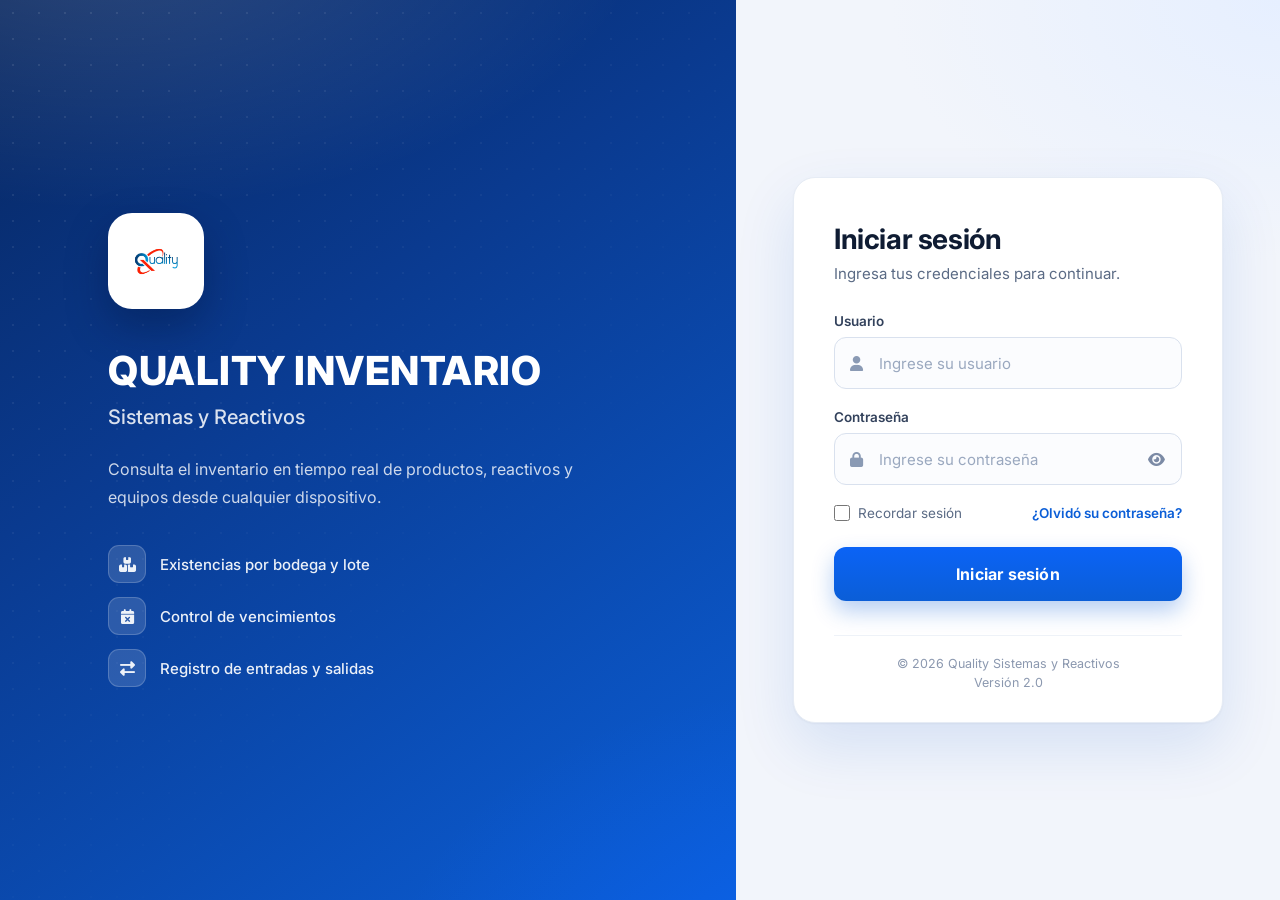
<file: index.html>
<!DOCTYPE html>
<html lang="es">

<head>

<meta charset="UTF-8">

<meta name="viewport" content="width=device-width, initial-scale=1.0">

<title>Quality Inventario</title>

<link rel="manifest" href="manifest.json">

<meta name="theme-color" content="#0d6efd">

<link rel="apple-touch-icon" href="assets/icon-192.png">

<link rel="preconnect" href="https://fonts.googleapis.com">
<link rel="preconnect" href="https://fonts.gstatic.com" crossorigin>
<link rel="stylesheet" href="https://fonts.googleapis.com/css2?family=Inter:wght@400;500;600;700;800&display=swap">
<link rel="stylesheet" href="css/login.css">

<link rel="stylesheet"
href="https://cdnjs.cloudflare.com/ajax/libs/font-awesome/6.7.2/css/all.min.css">

</head>

<body>

    <main class="login-page">

        <!-- Panel izquierdo -->
        <section class="welcome-panel">

            <div class="welcome-content">

                <img src="assets/logo.png" alt="Quality" class="company-logo">

                <h1>QUALITY INVENTARIO</h1>

                <h2>Sistemas y Reactivos</h2>

                <p>
                    Consulta el inventario en tiempo real de productos,
                    reactivos y equipos desde cualquier dispositivo.
                </p>

                <ul class="welcome-features">
                    <li><i class="fas fa-boxes-stacked"></i> Existencias por bodega y lote</li>
                    <li><i class="fas fa-calendar-xmark"></i> Control de vencimientos</li>
                    <li><i class="fas fa-right-left"></i> Registro de entradas y salidas</li>
                </ul>

            </div>

        </section>

        <!-- Panel derecho -->
        <section class="login-panel">

            <div class="login-card">

                <img src="assets/logo.png" alt="" class="card-logo">

                <h3>Iniciar sesión</h3>

                <p class="login-text">
                    Ingresa tus credenciales para continuar.
                </p>

                <form id="loginForm" autocomplete="off">

                    <div class="input-group">

                        <label for="usuario">
                            Usuario
                        </label>

                        <div class="field">

                            <i class="fas fa-user field-icon"></i>

                            <input
                                type="text"
                                id="usuario"
                                placeholder="Ingrese su usuario"
                                autocomplete="username"
                                required>

                        </div>

                    </div>

                    <div class="input-group">

                        <label for="password">
                            Contraseña
                        </label>

                        <div class="password-container field">

                            <i class="fas fa-lock field-icon"></i>

                            <input
                                type="password"
                                id="password"
                                placeholder="Ingrese su contraseña"
                                autocomplete="current-password"
                                required>

                            <button
                                type="button"
                                id="togglePassword"
                                class="toggle-password"
                                aria-label="Mostrar contraseña">

                                <i class="fas fa-eye"></i>

                            </button>

                        </div>

                    </div>

                    <div class="options">

                        <label class="remember">

                            <input
                                type="checkbox"
                                id="remember">

                            Recordar sesión

                        </label>

                        <a href="#" id="forgotPassword">
                            ¿Olvidó su contraseña?
                        </a>

                    </div>

                    <button
                        type="submit"
                        id="btnLogin"
                        class="btn-login">

                        Iniciar sesión

                    </button>

                </form>

                <!-- Loader -->

                <div
                    id="loader"
                    class="loader hidden">

                    <div class="spinner"></div>

                    <p>Verificando credenciales...</p>

                </div>

                <!-- Mensaje -->

                <div
                    id="mensaje"
                    class="message hidden">
                </div>

                <footer>

                    <p>
                        © 2026 Quality Sistemas y Reactivos
                    </p>

                    <span>
                        Versión 2.0
                    </span>

                </footer>

            </div>

        </section>

    </main>

    <!-- JavaScript -->
    <script src="js/api.js"></script>
<script src="js/login.js"></script>

<script>
if ("serviceWorker" in navigator) {
    window.addEventListener("load", () => {
        navigator.serviceWorker.register("./service-worker.js")
            .then(() => console.log("Service Worker registrado"))
            .catch(err => console.error(err));
    });
}
</script>

</body>
</html>
</file>
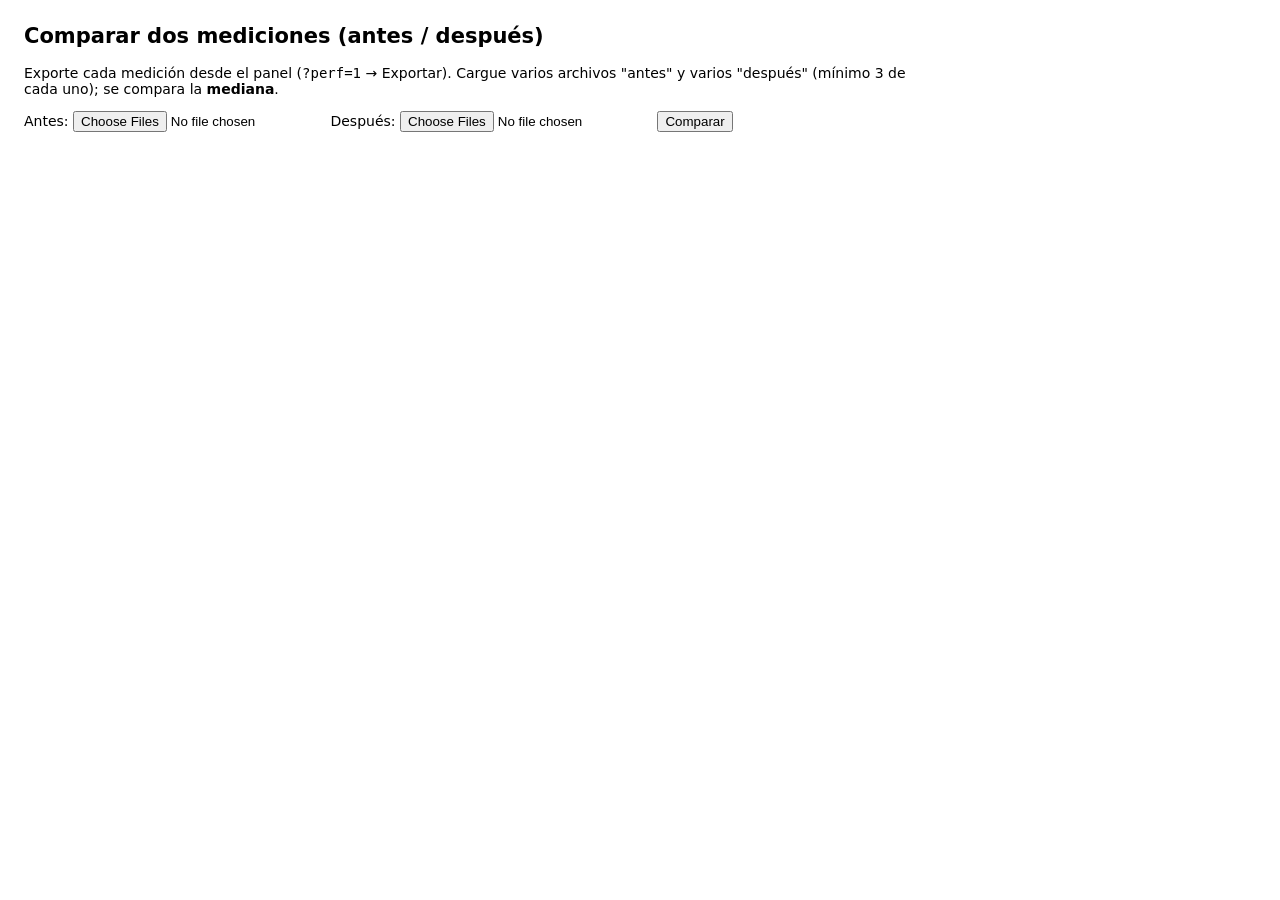
<file: docs/comparar-rendimiento.html>
<!DOCTYPE html><html lang="es"><meta charset="utf-8"><title>Comparar rendimiento — Quality Inventario</title>
<style>body{font:14px system-ui;margin:24px;max-width:900px}table{border-collapse:collapse;width:100%}td,th{border:1px solid #cbd5e1;padding:6px 8px;text-align:right}td:first-child,th:first-child{text-align:left}.m{color:#16713d}.p{color:#b42318}</style>
<h2>Comparar dos mediciones (antes / después)</h2>
<p>Exporte cada medición desde el panel (<code>?perf=1</code> → Exportar). Cargue varios archivos "antes" y varios "después" (mínimo 3 de cada uno); se compara la <b>mediana</b>.</p>
<p>Antes: <input type="file" id="a" multiple accept=".json"> Después: <input type="file" id="d" multiple accept=".json"> <button id="go">Comparar</button></p><div id="o"></div>
<script>
const leer=async i=>Promise.all([...i.files].map(f=>f.text().then(JSON.parse)));
const med=a=>{a=a.filter(x=>x!=null).sort((x,y)=>x-y);return a.length?a[Math.floor((a.length-1)/2)]:null};
function metricas(r){const o={};
 (r.metricas||[]).forEach(m=>{if(m.tipo==="duracion")o["⏱ "+m.nombre]=m.ms;else if(/^apertura:/.test(m.nombre))o["⏱ "+m.nombre]=m.ms});
 Object.entries(r.imagenes||{}).forEach(([k,g])=>{o["img "+k+" p50"]=g.p50;o["img "+k+" p95"]=g.p95;o["img "+k+" última"]=g.ultimaMs;o["img "+k+" fallidas"]=g.fallidas});
 o["solicitudes a Apps Script"]=r.peticiones&&r.peticiones.total;o["LCP"]=r.lcp;o["tareas largas (ms)"]=r.tareasLargas&&r.tareasLargas.msTotales;o["DOMContentLoaded"]=r.navegacion&&r.navegacion.domContentLoaded;return o}
document.getElementById("go").onclick=async()=>{const A=(await leer(a)).map(metricas),D=(await leer(d)).map(metricas);
 const claves=[...new Set([...A,...D].flatMap(Object.keys))].sort();
 let h="<table><tr><th>Métrica</th><th>Antes (mediana de "+A.length+")</th><th>Después (mediana de "+D.length+")</th><th>Cambio</th></tr>";
 claves.forEach(k=>{const x=med(A.map(o=>o[k])),y=med(D.map(o=>o[k]));let c="—",cl="";if(x!=null&&y!=null&&x!==0){const p=Math.round((y-x)/x*100);c=(p>0?"+":"")+p+" %";cl=p<0?"m":p>0?"p":""}
  h+=`<tr><td>${k}</td><td>${x??"—"}</td><td>${y??"—"}</td><td class="${cl}">${c}</td></tr>`});
 o.innerHTML=h+"</table><p>Con menos de 3 muestras por lado, la diferencia puede ser ruido.</p>"};
</script></html>
</file>
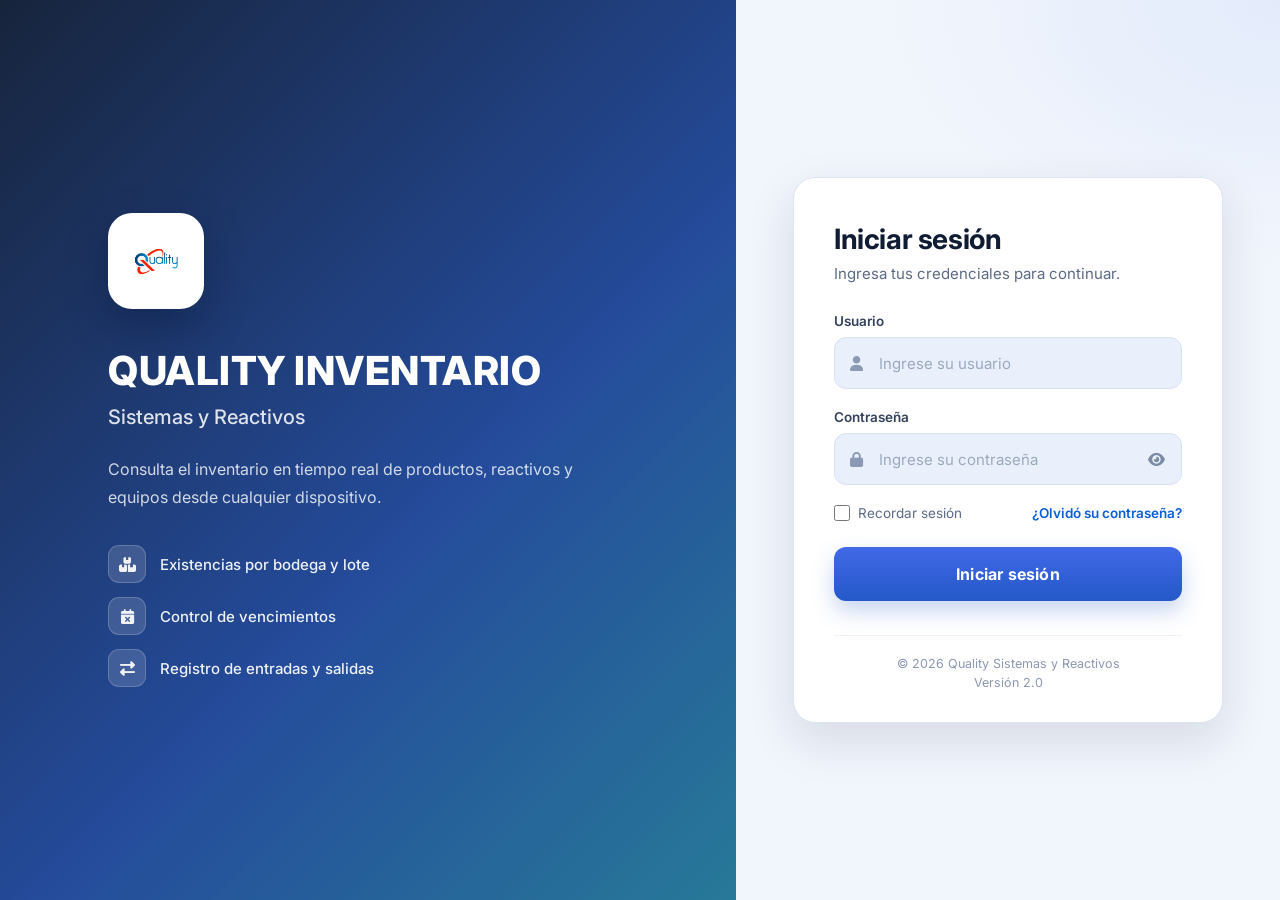
<file: docs/home.html>
<!DOCTYPE html>
<html lang="es">

<head>

<meta charset="UTF-8">

<meta name="viewport" content="width=device-width, initial-scale=1.0">

<title>Quality Inventario</title>

<meta name="theme-color" content="#0648C7">

<link rel="preconnect" href="https://script.google.com">
<link rel="preconnect" href="https://script.googleusercontent.com" crossorigin>
<link rel="preconnect" href="https://fonts.googleapis.com">
<link rel="preconnect" href="https://fonts.gstatic.com" crossorigin>
<link rel="stylesheet" href="https://fonts.googleapis.com/css2?family=Inter:wght@400;500;600;700;800&display=swap">
<link rel="stylesheet" href="css/home.css?v=3.1.0">
<link rel="stylesheet" href="css/tema-quality.css?v=3.1.0">


<link rel="stylesheet"
href="https://cdnjs.cloudflare.com/ajax/libs/font-awesome/6.7.2/css/all.min.css">


<link rel="stylesheet" href="css/directorio.css?v=3.1.0">
</head>


<body>
<script>
/* Fase 2.7: tema y modo ligero antes del primer pintado (evita el parpadeo y re-estilos posteriores). */
try{var _p=JSON.parse(localStorage.getItem("qualityPreferencias")||"{}");if(_p.theme==="dark")document.body.classList.add("qi-dark");
var _l=localStorage.getItem("qiModoLigero");var _c=navigator.connection||{};
if(_l==="1"||(_l!=="0"&&((navigator.deviceMemory&&navigator.deviceMemory<=4)||(navigator.hardwareConcurrency&&navigator.hardwareConcurrency<=4)||_c.saveData)))document.body.classList.add("qi-lite");}catch(e){}
</script>


<div class="container">



<!-- ==========================
     SIDEBAR
========================== -->


<aside class="sidebar">


<div class="logo">


<img src="assets/logo.png" alt="Quality">


<h2>
QUALITY
</h2>


<span>
Inventario
</span>


</div>

<p class="nav-label">Menú principal</p>

<nav>


<a id="menuProductos">
    <i class="fas fa-boxes-stacked"></i>
    <span>Productos</span>
</a>

<a id="menuDirectorioClientes"><i class="fas fa-address-book"></i><span>Directorio de Clientes</span></a>

<a id="menuAlmacen">
    <i class="fas fa-right-left"></i>
    <span>Almacén</span>
</a>


<div class="nav-group" id="grupoReportes">
    <button type="button" class="nav-group-btn" id="btnCentroReportes" aria-expanded="false" aria-controls="subReportes">
        <i class="fas fa-chart-column"></i>
        <span>Centro de reportes</span>
        <i class="fas fa-chevron-down nav-chevron"></i>
    </button>
    <div class="nav-sub" id="subReportes">
        <a id="menuMovimientos">
            <i class="fas fa-clock-rotate-left"></i>
            <span>Movimientos</span>
        </a>
        <a id="menuVencimientos">
            <i class="fas fa-calendar-xmark"></i>
            <span>Vencimientos</span>
        </a>
    </div>
</div>
<a id="menuConfiguracion">
    <i class="fas fa-gear"></i>
    <span>Configuración</span>
</a>

</nav>

<div class="sidebar-footer">
    Quality Sistemas y Reactivos
</div>


</aside>









<!-- ==========================
     CONTENIDO
========================== -->


<main class="content">





<header>

<div class="header-left">

    <h1 id="tituloPagina">Productos</h1>

    <p id="subtituloPagina">
        Gestión de inventario y vencimientos
    </p>

</div>

<div class="search">

    <i class="fas fa-search"></i>

    <input
        id="buscador"
        type="text"
        placeholder="Buscar producto, SKU, lote, proveedor...">

</div>

<div class="user">

    <div class="avatar" id="avatarUsuario">U</div>

    <div class="user-info">

        <span>Bienvenido</span>

        <strong id="nombreUsuario">Usuario</strong>

    </div>

    <button id="logout" type="button" title="Cerrar sesión" aria-label="Cerrar sesión">

        <i class="fas fa-right-from-bracket"></i>

    </button>

</div>

</header>








<section id="seccionDirectorioClientes" class="results" style="display:none;">
  <div class="qi-directory-toolbar"><input id="qiBuscarCliente" type="search" placeholder="Buscar por código o nombre del cliente"><button id="qiNuevoCliente" type="button">+ Nuevo cliente</button><button id="qiNuevaDireccion" type="button">+ Nueva dirección</button></div>
  <div id="qiDirectorioLista"></div>
</section>
<div id="qiModalDirectorio" class="qi-modal" hidden><div class="qi-modal-card"><button type="button" id="qiCerrarModal" class="qi-modal-close">×</button><h2 id="qiModalTitulo">Cliente</h2><form id="qiFormDirectorio"><div id="qiCamposCliente"><label>Código de cliente<input name="codigo" required></label><label>Nombre / razón social<input name="nombre" required></label><label>Teléfono general<input name="telefono"></label></div><div id="qiCamposDireccion" hidden><label>Cliente<select name="clienteCodigo" id="qiSelectCliente"></select></label><label>Sucursal / referencia<input name="sucursal"></label><label>Dirección completa<textarea name="direccion" required></textarea></label><label>Persona que recibe<input name="recibe"></label><label>Teléfono de contacto<input name="telefonoDireccion"></label></div><button type="submit">Guardar</button></form></div></div>
<div id="qiOrdenImpresion" class="qi-print-order" hidden></div>

<!-- ==========================
     TARJETAS DASHBOARD
========================== -->


<section class="cards" id="dashboardCards">

    <div class="card" data-title="Productos">

        <div class="card-header">
            <i class="fas fa-boxes"></i>
        </div>

        <h1 id="totalProductos">0</h1>

    </div>

    <div class="card dashboard-filter"
         data-filtro="vigente"
         data-title="Lotes Vigentes">

        <div class="card-header">
            <i class="fas fa-circle-check"></i>
        </div>

        <h1 id="lotesVigentes">0</h1>

    </div>

    <div class="card dashboard-filter"
         data-filtro="por_vencer"
         data-title="Por Vencer">

        <div class="card-header">
            <i class="fas fa-calendar-days"></i>
        </div>

        <h1 id="lotesPorVencer">0</h1>

    </div>

    <div class="card dashboard-filter"
         data-filtro="urgente"
         data-title="Urgentes">

        <div class="card-header">
            <i class="fas fa-triangle-exclamation"></i>
        </div>

        <h1 id="lotesUrgentes">0</h1>

    </div>

    <div class="card dashboard-filter"
         data-filtro="vencido"
         data-title="Vencidos">

        <div class="card-header">
            <i class="fas fa-skull-crossbones"></i>
        </div>

        <h1 id="lotesVencidos">0</h1>

    </div>

</section>


<!-- ==========================
     RESULTADOS
========================== -->
<!-- ==========================
     ALMACÉN
========================== -->

<section id="seccionAlmacen" class="results" style="display:none;">

    <div class="results-header">
        <h2>
            <i class="fas fa-warehouse"></i>
            Almacén
        </h2>

        <p>Registro de entradas y salidas de inventario</p>
    </div>


    <!-- PESTAÑAS -->
    <div class="almacen-tabs">

        <button id="tabEntrada" class="almacen-tab active">
            <i class="fas fa-arrow-right-to-bracket"></i>
            Entrada
        </button>

        <button id="tabSalida" class="almacen-tab">
            <i class="fas fa-arrow-right-from-bracket"></i>
            Salida
        </button>

        <button id="tabSugerenciaPedido" class="almacen-tab" type="button">
            <i class="fas fa-cart-flatbed"></i>
            Sugerencia de pedido
        </button>

    </div>


    <!-- ==========================
         FORMULARIO ENTRADA
    ========================== -->

    <div id="formEntrada" class="form-almacen">

        <h3><i class="fas fa-arrow-right-to-bracket"></i> Registrar entrada</h3>

        <div class="campo">
            <label for="entradaBodega">Bodega</label>
            <select id="entradaBodega">
                <option value="">Seleccione una bodega</option>
                <option value="Tegus">Tegucigalpa</option>
                <option value="SPS">San Pedro Sula</option>
            </select>
        </div>

        <div class="campo">
            <label for="entradaDocumento">Número de traslado</label>
            <input type="text" id="entradaDocumento" placeholder="Número de traslado" autocomplete="off">
        </div>

        <div class="campo">
            <label for="entradaSku">Código del producto (SKU)</label>
            <input type="text" id="entradaSku" list="listaProductosEntrada" placeholder="Ingrese SKU" autocomplete="off">
            <datalist id="listaProductosEntrada"></datalist>
        </div>

        <div class="campo">
            <label for="entradaNombre">Nombre del producto</label>
            <input type="text" id="entradaNombre" readonly placeholder="Se completa al seleccionar el SKU">
            <input type="hidden" id="entradaProducto">
            <div id="entradaProductoPreview" class="almacen-product-preview" style="display:none" aria-live="polite"></div>
        </div>

        <div class="campo">
            <label for="entradaLote">Lote</label>
            <select id="entradaLote">
                <option value="">Seleccione un lote</option>
            </select>
            <button id="btnLoteNuevo" type="button" class="btn-secundario-almacen"><i class="fas fa-plus"></i> Lote nuevo</button>
        </div>

        <div class="campo">
            <label for="entradaCantidad">Cantidad</label>
            <input
                type="number"
                id="entradaCantidad"
                min="1"
                placeholder="Ingrese la cantidad">
        </div>

        <div id="camposLoteNuevo" class="campo-lote-nuevo" hidden>
            <div class="campo">
                <label for="entradaNuevoLote">Número del lote nuevo</label>
                <input type="text" id="entradaNuevoLote" placeholder="Ingrese el número del lote" autocomplete="off">
            </div>
            <div class="campo">
                <label for="entradaVencimiento">Fecha de vencimiento</label>
                <input type="date" id="entradaVencimiento">
            </div>
        </div>

        <div class="acciones-form">
            <button id="btnAgregarEntrada" type="button" class="btn-agregar"><i class="fas fa-circle-plus"></i> Agregar producto a la lista</button>
        </div>

        <div id="listaEntradasPendientes" class="tabla-movimientos-pendientes"></div>

        <div class="campo campo-completo">
            <label for="entradaObservacion">Observación</label>
            <textarea
                id="entradaObservacion"
                placeholder="Observación opcional"></textarea>
        </div>

        <div class="acciones-form acciones-final">
            <button id="btnRegistrarEntrada" type="button" class="btn-registrar">
                <i class="fas fa-check"></i>
                Registrar entrada
            </button>
        </div>

    </div>


    <!-- ==========================
         FORMULARIO SALIDA
    ========================== -->

    <div id="formSalida"
         class="form-almacen"
         style="display:none;">

        <h3><i class="fas fa-arrow-right-from-bracket"></i> Registrar salida</h3>

        <div class="campo">
            <label for="salidaCliente">Cliente</label>
            <input
                type="text"
                id="salidaCliente"
                placeholder="Ingrese el nombre del cliente"
                autocomplete="off">
        </div>

        <div class="campo">
            <label for="salidaBodega">Bodega</label>
            <select id="salidaBodega">
                <option value="">Seleccione una bodega</option>
                <option value="Tegus">Tegucigalpa</option>
                <option value="SPS">San Pedro Sula</option>
            </select>
        </div>

        <div class="campo">
            <label for="salidaDocumento">Número de factura</label>
            <input type="text" id="salidaDocumento" placeholder="Número de factura" autocomplete="off">
        </div>

        <div class="campo">
            <label for="salidaSku">Código del producto (SKU)</label>
            <input type="text" id="salidaSku" list="listaProductosSalida" placeholder="Ingrese SKU" autocomplete="off">
            <datalist id="listaProductosSalida"></datalist>
        </div>

        <div class="campo">
            <label for="salidaNombre">Nombre del producto</label>
            <input type="text" id="salidaNombre" readonly placeholder="Se completa al seleccionar el SKU">
            <input type="hidden" id="salidaProducto">
        </div>

        <div class="campo">
            <label for="salidaLote">Lote</label>
            <select id="salidaLote">
                <option value="">Seleccione un lote</option>
            </select>
        </div>

        <div class="campo">
            <label for="salidaCantidad">Cantidad</label>
            <input
                type="number"
                id="salidaCantidad"
                min="1"
                placeholder="Ingrese la cantidad">
        </div>

        <div class="acciones-form">
            <button id="btnAgregarSalida" type="button" class="btn-agregar"><i class="fas fa-circle-plus"></i> Agregar producto a la lista</button>
        </div>

        <div id="listaSalidasPendientes" class="tabla-movimientos-pendientes"></div>

        <div class="campo campo-completo">
            <label for="salidaObservacion">Observación</label>
            <textarea
                id="salidaObservacion"
                placeholder="Observación opcional"></textarea>
        </div>

        <div class="acciones-form acciones-final">
            <button id="btnRegistrarSalida" type="button" class="btn-registrar">
                <i class="fas fa-check"></i>
                Registrar salida
            </button>
        </div>

    </div>

    <!-- SUGERENCIA DE PEDIDO: pestaña propia dentro de Almacén -->
    <div id="panelSugerenciaPedido" class="gestion-panel" style="display:none;" aria-label="Sugerencia de pedido">
        <div class="gestion-barra">
            <input id="filtroReposicion" type="search" placeholder="Filtrar por código, producto o marca..." aria-label="Filtrar sugerencias de pedido">
            <div class="gestion-acciones">
                <button id="btnExportarSugerenciaExcel" class="btn-exportar-excel" type="button" title="Descargar el reporte de pedidos en Excel" aria-label="Descargar reporte de pedidos en Excel"><i class="fas fa-file-excel" aria-hidden="true"></i> Descargar Excel</button>
                <button id="btnActualizarReposicion" class="btn-actualizar" type="button"><i class="fas fa-rotate"></i> Actualizar</button>
            </div>
        </div>
        <p class="gestion-nota">Los mínimos requeridos se utilizan únicamente para calcular pedidos; no forman parte de las existencias. La sugerencia de traslado nunca supera lo disponible en San Pedro Sula.</p>
        <div id="resumenReposicion" class="gestion-resumen"></div>
        <h3 class="gestion-titulo">Reactivos: pedido de Tegucigalpa a San Pedro Sula</h3>
        <div class="tabla-scroll" id="tablaReposicionReactivos"></div>
        <h3 class="gestion-titulo">Materiales: necesidad de pedido de Tegucigalpa</h3>
        <div class="tabla-scroll" id="tablaReposicionMateriales"></div>
    </div>

</section>
<!-- ==========================
     MOVIMIENTOS
========================== -->

<section id="seccionMovimientos" class="results" style="display:none;">

<div class="results-header">

<h2>
<i class="fas fa-clock-rotate-left"></i>
Centro de Reportes
</h2>

</div>


<div class="movimientos-toolbar">


<label>
Fecha:
</label>

<input 
type="date"
id="fechaMovimientos">

<p id="mensajeReporte" class="mensaje-reporte">
    Seleccione una fecha para visualizar las estadísticas y descargar el reporte del día.
</p>

</div>



<!-- ==========================
     RESUMEN MOVIMIENTOS
========================== -->

<div id="resumenMovimientos" class="resumen-movimientos">

    <div class="card-resumen">

        <h3>Entradas</h3>

        <span id="totalEntradas">0</span>

    </div>

    <div class="card-resumen">

        <h3>Salidas</h3>

        <span id="totalSalidas">0</span>

    </div>

    <div class="card-resumen">

        <h3>Total</h3>

        <span id="totalMovimientos">0</span>

    </div>
    <div class="card-resumen">

    <h3>Productos</h3>

    <span id="totalProductosMovimiento">0</span>

</div>

</div>
<!-- ==========================
     GRÁFICAS
========================== -->

<div id="graficasMovimientos">

    <div class="grafica-card">

        <h3>Entradas vs Salidas</h3>

        <canvas id="graficaEntradasSalidas"></canvas>

    </div>

    <div class="grafica-card">

        <h3>Productos con más movimientos</h3>

        <canvas id="graficaProductos"></canvas>

    </div>

</div>

<div class="acciones-centro">

    <button id="btnDescargarExcel">

        <i class="fas fa-file-excel"></i>

        Descargar PDF de salidas

    </button>

</div>
</section>


<section id="seccionConfiguracion" class="settings-page" style="display:none;">
  <div class="settings-heading"><i class="fas fa-gear"></i><div><h2>Configuración</h2><p>Consulta tu información de usuario y personaliza tu experiencia en el sistema.</p></div></div>
  <div class="settings-grid">
    <article class="settings-card profile-card"><h3><i class="fas fa-user"></i> Perfil de usuario</h3>
      <div class="profile-body"><div class="profile-avatar" id="fotoPerfilPreview">U</div><div class="profile-actions"><label class="settings-button" for="fotoPerfilInput"><i class="fas fa-camera"></i> Cambiar foto</label><input id="fotoPerfilInput" type="file" accept="image/png,image/jpeg,image/webp" hidden><button id="eliminarFotoPerfil" class="settings-button danger" type="button"><i class="fas fa-trash"></i> Eliminar foto</button><small>JPG, PNG o WEBP. Máximo 2 MB.</small></div></div>
    </article>
    <article class="settings-card"><h3><i class="fas fa-user-lock"></i> Información de la cuenta</h3><div class="account-grid" id="datosCuenta"></div><div class="settings-note"><i class="fas fa-circle-info"></i> La información de tu cuenta es solo de lectura. Para cambiarla, contacta al administrador.</div></article>
    <article class="settings-card appearance-card"><h3><i class="fas fa-palette"></i> Apariencia</h3><label>Tema del sistema</label><div class="theme-options"><button class="theme-option selected" data-theme="light" type="button"><i class="fas fa-sun"></i><span>Claro</span><b>◉</b></button><button class="theme-option" data-theme="dark" type="button"><i class="fas fa-moon"></i><span>Oscuro</span><b>○</b></button></div><label for="fuenteSistema">Tipo de letra</label><select id="fuenteSistema"><option value="Inter">Inter (Por defecto)</option><option value="Arial">Arial</option><option value="Roboto">Roboto</option><option value="Georgia">Georgia</option><option value="Verdana">Verdana</option></select><label>Tamaño de letra</label><div class="font-options"><button data-font-size="small" type="button">A<small>Pequeño</small></button><button data-font-size="medium" type="button" class="selected">A<small>Mediano</small></button><button data-font-size="large" type="button">A<small>Grande</small></button></div></article>
    <article class="settings-card"><h3><i class="fas fa-eye"></i> Vista previa</h3><div class="preview-box"><p>Así se verá el sistema con tu configuración actual.</p><div class="preview-product"><div class="preview-icon"><i class="fas fa-cube"></i></div><div><strong>Nombre del producto</strong><p>SKU12345</p><small>Vista previa del tema y tipografía seleccionados.</small></div><span>Disponible</span></div></div></article>
    <article class="settings-card system-card"><h3><i class="fas fa-desktop"></i> Información del sistema</h3><div class="system-info"><i class="fas fa-cube"></i><div><strong>Quality Inventario</strong></div><div><p>Versión del programa: <b>2.0</b></p><p>Creador: <b>Edgar Elvir</b></p><small>Quality Sistemas y Reactivos</small></div></div></article>
  </div>
</section>

<!-- ==========================
     VENCIMIENTOS
========================== -->

<section id="seccionVencimientos"
class="results"
style="display:none;">

<div class="results-header">

<h2>

<i class="fas fa-calendar-xmark"></i>

Reporte de Vencimientos

</h2>

</div>

<div class="vencimientos-toolbar">

    <div>

        <label for="mesVencimientos">

            Mes

        </label>

        <select id="mesVencimientos">

            <option>Enero</option>

            <option>Febrero</option>

            <option>Marzo</option>

            <option>Abril</option>

            <option>Mayo</option>

            <option>Junio</option>

            <option>Julio</option>

            <option>Agosto</option>

            <option>Septiembre</option>

            <option>Octubre</option>

            <option>Noviembre</option>

            <option>Diciembre</option>

        </select>

    </div>

    <button id="btnPdfVencimientos">

        <i class="fas fa-file-pdf"></i>

        Descargar PDF

    </button>

</div>

<div class="resumen-vencimientos">

    <div class="card-resumen">

        <h3>Productos</h3>

        <span id="vProductos">0</span>

    </div>

    <div class="card-resumen">

        <h3>Lotes</h3>

        <span id="vLotes">0</span>

    </div>

    <div class="card-resumen">

        <h3>Unidades</h3>

        <span id="vUnidades">0</span>

    </div>

    <div class="card-resumen">

        <h3>Marcas</h3>

        <span id="vMarcas">0</span>

    </div>

</div>

<div class="grafica-card">

    <h3>

        Productos vencidos

    </h3>

    <canvas id="graficaVencimientos"></canvas>

</div>

<div class="tabla-vencimientos">

    <h3>
        <i class="fas fa-table"></i>
        Detalle de productos vencidos
    </h3>

    <div class="tabla-responsive">

        <table id="tablaVencimientos">

            <thead>

                <tr>

                    <th>Marca</th>
                    <th>Código</th>
                    <th>Producto</th>
                    <th>Lote</th>
                    <th>Fecha Vencimiento</th>
                    <th>Cantidad</th>

                </tr>

            </thead>

            <tbody>

            </tbody>

        </table>

    </div>

</div>

</section>

<!-- ==========================
     RESULTADOS
========================== -->

<section id="seccionResultados" class="results">





<div class="results-header">

<h2>
Resultados
</h2>

<div class="results-actions">
<span id="estadoActualizacion" class="estado-actualizacion"></span>
<button id="btnActualizarInventario" class="btn-actualizar" type="button" title="Volver a cargar las existencias desde el inventario">
<i class="fa-solid fa-rotate"></i> Actualizar
</button>
</div>

</div>







<!-- BREADCRUMB -->


<div id="breadcrumb" class="breadcrumb">


<button class="crumb-btn active">


<i class="fas fa-house"></i>

Inicio


</button>



</div>



















<!-- LISTADO PRODUCTOS -->


<div id="productList">


</div>






</section>







</main>






</div>









<!-- ==========================
     MODAL DETALLE PRODUCTO
========================== -->


<div id="modalProducto" class="modal">



<div class="modal-content">



<button 
id="cerrarModal"
class="cerrar">


×

</button>





<button type="button" id="btnCopiarDetalle" class="btn-secundario"><i class="fas fa-copy"></i> Copiar información</button>

<h2 id="detalleNombre">

Producto

</h2>

<div id="detalleImagenProducto" class="detalle-imagen-producto" style="display:none"></div>

<div class="detalle-info">


<p>

<strong>
SKU:
</strong>

<span id="detalleSKU">

</span>


</p>







<p>

<strong>
Proveedor:
</strong>


<span id="detalleProveedor">

</span>


</p>








<p>

<strong>
Categoría:
</strong>


<span id="detalleCategoria">

</span>


</p>








<p>

<strong>
Stock:
</strong>


<span id="detalleStock">

</span>


</p>

<div id="detalleStockBodegas" class="detalle-stock-bodegas" style="display:none"></div>

<p id="detalleFilaUbicacion" style="display:none">
<strong>Ubicación:</strong>
<span id="detalleUbicacion"></span>
</p>

<div id="detalleReferencias" class="detalle-referencias" style="display:none"></div>










<div class="lotes-modal">

<h3>
LOTES
</h3>


<div id="detalleLotes">

</div>


</div>




</div>





</div>




</div>











<!-- ==========================
     SCRIPTS
========================== -->
<!-- Chart.js y jsPDF ya no bloquean el arranque: js/libs.js los carga al entrar a Movimientos/Vencimientos -->
<script src="js/rendimiento.js?v=3.1.0"></script>
<script src="js/session.js?v=3.1.0"></script>
<script src="js/api.js?v=3.1.0"></script>
<script src="js/imagenes.js?v=3.1.0"></script>
<script src="js/home.js?v=3.1.0"></script>
<script src="js/almacen.js?v=3.1.0"></script>
<script src="js/movimientos.js?v=3.1.0"></script>
<script src="js/vencimientos.js?v=3.1.0"></script>
<script src="js/pdf-vencimientos.js?v=3.1.0"></script>
<script src="js/ui.js?v=3.1.0"></script>
<script src="js/gestion.js?v=3.1.0"></script>
<script src="js/directorio.js?v=3.1.0"></script>
<script src="js/libs.js?v=3.1.0"></script>

</body>


</html>
</file>
<file: css/login.css>
/* ==========================================
   QUALITY INVENTARIO
   login.css — v2.0
========================================== */

:root{
    --azul-900:#07265f;
    --azul-800:#0a3a8f;
    --azul-700:#0b4fc4;
    --azul-600:#0b5ed7;   /* azul de marca */
    --azul-500:#0b63f6;
    --azul-100:#e6efff;
    --azul-50:#f3f7ff;

    --texto:#0f1c33;
    --texto-suave:#5b6b85;
    --borde:#d9e1ee;
    --fondo:#f2f5fb;
}

*{
    margin:0;
    padding:0;
    box-sizing:border-box;
}

html{
    -webkit-text-size-adjust:100%;
}

body{
    font-family:"Inter","Segoe UI",system-ui,-apple-system,Roboto,Arial,sans-serif;
    background:var(--fondo);
    color:var(--texto);
    min-height:100vh;
    -webkit-font-smoothing:antialiased;
}

.login-page{
    display:grid;
    grid-template-columns:minmax(0,1.15fr) minmax(420px,.85fr);
    min-height:100vh;
}

/* =========================
   PANEL IZQUIERDO
========================= */

.welcome-panel{
    position:relative;
    overflow:hidden;
    color:#fff;
    display:flex;
    align-items:center;
    justify-content:center;
    padding:64px;
    background:
        radial-gradient(900px 500px at 15% -10%, rgba(255,255,255,.16), transparent 60%),
        radial-gradient(700px 500px at 110% 110%, rgba(11,99,246,.55), transparent 60%),
        linear-gradient(145deg,var(--azul-900) 0%, var(--azul-800) 38%, var(--azul-600) 100%);
}

/* Trama sutil de puntos */
.welcome-panel::before{
    content:"";
    position:absolute;
    inset:0;
    background-image:radial-gradient(rgba(255,255,255,.10) 1px, transparent 1px);
    background-size:26px 26px;
    -webkit-mask-image:linear-gradient(135deg,#000 0%, transparent 70%);
            mask-image:linear-gradient(135deg,#000 0%, transparent 70%);
    pointer-events:none;
}

.welcome-content{
    position:relative;
    max-width:520px;
    text-align:left;
}

.company-logo{
    width:96px;
    height:96px;
    object-fit:contain;
    background:#fff;
    padding:14px;
    border-radius:24px;
    box-shadow:0 18px 40px rgba(3,18,55,.35);
    margin-bottom:36px;
}

.welcome-panel h1{
    font-size:40px;
    font-weight:800;
    letter-spacing:.5px;
    line-height:1.1;
}

.welcome-panel h2{
    margin-top:12px;
    font-size:20px;
    font-weight:500;
    color:rgba(255,255,255,.85);
}

.welcome-panel p{
    margin-top:26px;
    line-height:1.75;
    font-size:16px;
    color:rgba(255,255,255,.80);
}

.welcome-features{
    list-style:none;
    margin-top:34px;
    display:grid;
    gap:14px;
}

.welcome-features li{
    display:flex;
    align-items:center;
    gap:14px;
    font-size:15px;
    font-weight:500;
    color:rgba(255,255,255,.92);
}

.welcome-features i{
    width:38px;
    height:38px;
    display:grid;
    place-items:center;
    border-radius:11px;
    background:rgba(255,255,255,.14);
    border:1px solid rgba(255,255,255,.18);
    font-size:15px;
}

/* =========================
   PANEL LOGIN
========================= */

.login-panel{
    display:flex;
    justify-content:center;
    align-items:center;
    padding:40px;
    background:
        radial-gradient(600px 400px at 100% 0%, var(--azul-100), transparent 65%),
        var(--fondo);
}

.login-card{
    width:100%;
    max-width:430px;
    background:#fff;
    border:1px solid #e6ecf5;
    border-radius:22px;
    padding:44px 40px 32px;
    box-shadow:
        0 1px 2px rgba(15,28,51,.04),
        0 24px 60px rgba(11,79,196,.12);
}

.card-logo{
    display:none;   /* solo visible en móvil (el panel azul se reduce) */
}

.login-card h3{
    color:var(--texto);
    text-align:left;
    font-size:28px;
    font-weight:700;
    letter-spacing:-.4px;
}

.login-text{
    margin-top:8px;
    margin-bottom:30px;
    color:var(--texto-suave);
    font-size:15px;
}

/* =========================
   INPUTS
========================= */

.input-group{
    display:flex;
    flex-direction:column;
    margin-bottom:20px;
}

.input-group label{
    margin-bottom:8px;
    color:#33425c;
    font-size:13.5px;
    font-weight:600;
}

.field{
    position:relative;
    display:flex;
    align-items:center;
}

.field-icon{
    position:absolute;
    left:16px;
    color:#8a9ab4;
    font-size:15px;
    pointer-events:none;
    transition:color .2s;
}

.input-group input{
    width:100%;
    height:52px;
    border:1.5px solid var(--borde);
    border-radius:12px;
    padding:0 16px 0 44px;
    font-family:inherit;
    font-size:15px;
    color:var(--texto);
    background:#fbfcfe;
    transition:border-color .2s, box-shadow .2s, background .2s;
}

.input-group input::placeholder{
    color:#9aa8bf;
}

.input-group input:hover{
    border-color:#c3cfe2;
}

.input-group input:focus{
    outline:none;
    background:#fff;
    border-color:var(--azul-600);
    box-shadow:0 0 0 4px rgba(11,94,215,.14);
}

.field:focus-within .field-icon{
    color:var(--azul-600);
}

.password-container input{
    padding-right:52px;
}

.toggle-password{
    position:absolute;
    right:6px;
    width:40px;
    height:40px;
    display:grid;
    place-items:center;
    background:none;
    border:none;
    border-radius:10px;
    cursor:pointer;
    font-size:15px;
    color:#7b8aa5;
    transition:background .2s, color .2s;
}

.toggle-password:hover{
    background:var(--azul-50);
    color:var(--azul-600);
}

/* =========================
   OPCIONES
========================= */

.options{
    display:flex;
    justify-content:space-between;
    align-items:center;
    gap:12px;
    margin:4px 0 26px;
    font-size:13.5px;
}

.options a{
    text-decoration:none;
    color:var(--azul-600);
    font-weight:600;
}

.options a:hover{
    text-decoration:underline;
}

.remember{
    display:flex;
    gap:8px;
    align-items:center;
    color:var(--texto-suave);
    cursor:pointer;
}

.remember input{
    width:16px;
    height:16px;
    accent-color:var(--azul-600);
}

/* =========================
   BOTÓN LOGIN
========================= */

.btn-login{
    width:100%;
    height:54px;
    border:none;
    border-radius:12px;
    background:linear-gradient(180deg,var(--azul-500),var(--azul-600));
    color:#fff;
    font-family:inherit;
    font-size:16px;
    font-weight:700;
    letter-spacing:.2px;
    cursor:pointer;
    transition:transform .2s, box-shadow .2s, filter .2s;
    box-shadow:0 10px 22px rgba(11,94,215,.30);
}

.btn-login:hover{
    transform:translateY(-1px);
    filter:brightness(1.05);
    box-shadow:0 14px 28px rgba(11,94,215,.38);
}

.btn-login:active{
    transform:scale(.99);
}

.btn-login:disabled{
    opacity:.7;
    cursor:wait;
    transform:none;
}

.btn-login:focus-visible,
.toggle-password:focus-visible{
    outline:3px solid rgba(11,99,246,.35);
    outline-offset:2px;
}

/* =========================
   LOADER
========================= */

.loader{
    margin-top:22px;
    text-align:center;
    color:var(--texto-suave);
    font-size:14px;
}

.loader p{
    margin-top:12px;
}

.spinner{
    width:38px;
    height:38px;
    border:4px solid var(--azul-100);
    border-top:4px solid var(--azul-600);
    border-radius:50%;
    margin:auto;
    animation:spin .8s linear infinite;
}

@keyframes spin{
    to{
        transform:rotate(360deg);
    }
}

.hidden{
    display:none;
}

.message{
    margin-top:20px;
    padding:12px 14px;
    border-radius:10px;
    text-align:center;
    font-size:14px;
    font-weight:500;
    line-height:1.45;
}

/* =========================
   FOOTER
========================= */

footer{
    margin-top:34px;
    padding-top:20px;
    border-top:1px solid #eef2f8;
    text-align:center;
    color:#8b98af;
    font-size:12.5px;
}

footer span{
    display:block;
    margin-top:4px;
}

/* =========================
   RESPONSIVE TABLET
========================= */

@media (max-width:900px){

    .login-page{
        grid-template-columns:1fr;
    }

    .welcome-panel{
        display:none;
    }

    .login-panel{
        min-height:100vh;
        padding:24px;
        background:
            radial-gradient(700px 420px at 50% -10%, rgba(11,99,246,.22), transparent 70%),
            linear-gradient(180deg,#eaf1fe,var(--fondo));
    }

    .card-logo{
        display:block;
        width:68px;
        height:68px;
        object-fit:contain;
        margin:0 auto 18px;
        padding:10px;
        background:#fff;
        border:1px solid #e6ecf5;
        border-radius:18px;
        box-shadow:0 8px 20px rgba(11,79,196,.12);
    }

    .login-card h3,
    .login-text{
        text-align:center;
    }

}

/* =========================
   RESPONSIVE MÓVIL
========================= */

@media (max-width:480px){

    .login-panel{
        padding:16px;
    }

    .login-card{
        padding:32px 22px 24px;
        border-radius:18px;
    }

    .login-card h3{
        font-size:24px;
    }

    .options{
        flex-direction:column;
        align-items:flex-start;
    }

}
</file>
<file: docs/css/home.css>
/* ==========================================
   QUALITY INVENTARIO
   home.css — v5.0 (rediseño profesional)
   Mantiene el azul de marca; layout en Grid,
   responsive y estable con zoom.
========================================== */

:root{
    /* Azul de marca */
    --azul-950:#031B4C;
    --azul-900:#052B75;
    --azul-800:#0640AB;
    --azul-700:#0754D6;
    --azul-600:#0B63F6;
    --azul-500:#2D7EFF;
    --azul-200:#A8C9FF;
    --azul-100:#D9E9FF;
    --azul-50:#EFF6FF;

    /* Superficies y texto */
    --fondo:#EDF3FB;
    --superficie:#ffffff;
    --borde:#DCE7F6;
    --borde-fuerte:#BFD3F2;
    --texto:#0f1c33;
    --texto-2:#42526e;
    --texto-3:#6b7a94;

    /* Estados */
    --verde:#16a34a;
    --ambar:#d97706;
    --naranja:#ea580c;
    --rojo:#dc2626;

    --radio:14px;
    --radio-sm:10px;
    --sombra-sm:0 1px 2px rgba(15,28,51,.05), 0 1px 3px rgba(15,28,51,.04);
    --sombra:0 1px 2px rgba(15,28,51,.04), 0 8px 24px rgba(11,79,196,.07);
    --sombra-lg:0 2px 6px rgba(15,28,51,.05), 0 18px 40px rgba(11,79,196,.14);
}

*{
    margin:0;
    padding:0;
    box-sizing:border-box;
}

html,
body{
    width:100%;
    overflow-x:hidden;
}

body{
    font-family:"Inter","Segoe UI",system-ui,-apple-system,Roboto,Arial,sans-serif;
    font-size:15px;
    background:var(--fondo);
    color:var(--texto);
    -webkit-font-smoothing:antialiased;
}

button,
input,
select,
textarea{
    font-family:inherit;
}

:focus-visible{
    outline:3px solid rgba(11,99,246,.35);
    outline-offset:2px;
}

/* ==========================================
   LAYOUT PRINCIPAL
========================================== */

.container{
    display:grid;
    grid-template-columns:264px minmax(0,1fr);
    min-height:100vh;
}

/* ---------- Sidebar ---------- */

.sidebar{
    position:sticky;
    top:0;
    height:100vh;
    overflow-y:auto;
    display:flex;
    flex-direction:column;
    padding:28px 16px 20px;
    color:#fff;
    background:
        radial-gradient(420px 260px at 0% 0%, rgba(255,255,255,.14), transparent 70%),
        linear-gradient(165deg,#0D56E8 0%, #0648C7 48%, #032E8B 100%);
    box-shadow:6px 0 28px rgba(7,38,95,.18);
}

.logo{
    text-align:center;
    padding:0 8px 22px;
    margin-bottom:22px;
    border-bottom:1px solid rgba(255,255,255,.16);
}

.logo img{
    width:72px;
    height:72px;
    object-fit:contain;
    background:#fff;
    padding:10px;
    border-radius:20px;
    box-shadow:0 10px 24px rgba(3,18,55,.30);
}

.logo h2{
    margin-top:16px;
    font-size:21px;
    font-weight:800;
    letter-spacing:2px;
}

.logo span{
    display:block;
    margin-top:3px;
    font-size:12.5px;
    font-weight:500;
    letter-spacing:1.5px;
    text-transform:uppercase;
    color:rgba(255,255,255,.72);
}

.nav-label{
    padding:0 14px;
    margin-bottom:10px;
    font-size:11px;
    font-weight:700;
    letter-spacing:1.4px;
    text-transform:uppercase;
    color:rgba(255,255,255,.55);
}

.sidebar nav{
    display:flex;
    flex-direction:column;
    gap:4px;
}

.sidebar nav a{
    position:relative;
    display:flex;
    align-items:center;
    gap:14px;
    padding:12px 14px;
    color:rgba(255,255,255,.88);
    text-decoration:none;
    border-radius:12px;
    font-size:14.5px;
    font-weight:500;
    cursor:pointer;
    transition:background .2s, color .2s;
}

.sidebar nav a i{
    width:20px;
    text-align:center;
    font-size:15px;
    opacity:.9;
}

.sidebar nav a:hover{
    background:rgba(255,255,255,.12);
    color:#fff;
}

.sidebar nav a.active{
    background:#fff;
    color:var(--azul-700);
    font-weight:700;
    box-shadow:0 8px 20px rgba(3,18,55,.22);
}

.sidebar nav a.active i{
    opacity:1;
}

.sidebar-footer{
    margin-top:auto;
    padding:18px 10px 0;
    border-top:1px solid rgba(255,255,255,.16);
    font-size:12px;
    line-height:1.5;
    color:rgba(255,255,255,.70);
    text-align:center;
}

.sidebar-footer small{
    display:block;
    font-size:11px;
    color:rgba(255,255,255,.5);
}

/* ---------- Contenido ---------- */

.content{
    min-width:0;
    width:100%;
    padding:20px 28px 40px;
    overflow-x:hidden;
}

/* ---------- Header ---------- */

header{
    position:sticky;
    top:12px;
    z-index:50;
    display:flex;
    justify-content:space-between;
    align-items:center;
    gap:20px;
    padding:14px 20px;
    margin-bottom:30px;
    background:rgba(255,255,255,.92);
    -webkit-backdrop-filter:saturate(180%) blur(10px);
            backdrop-filter:saturate(180%) blur(10px);
    border:1px solid var(--borde);
    border-radius:18px;
    box-shadow:var(--sombra);
}

.header-left{
    display:flex;
    flex-direction:column;
    gap:2px;
    min-width:200px;
}

.header-left h1{
    font-size:24px;
    font-weight:800;
    letter-spacing:-.4px;
    color:var(--texto);
}

.header-left p{
    font-size:13px;
    color:var(--texto-3);
}

.search{
    flex:1;
    max-width:460px;
    display:flex;
    align-items:center;
    gap:12px;
    background:var(--azul-50);
    border:1.5px solid transparent;
    padding:0 16px;
    height:46px;
    border-radius:12px;
    transition:border-color .2s, box-shadow .2s, background .2s;
}

.search i{
    color:var(--texto-3);
    font-size:14px;
}

.search:hover{
    border-color:var(--azul-100);
}

.search:focus-within{
    background:#fff;
    border-color:var(--azul-600);
    box-shadow:0 0 0 4px rgba(11,94,215,.12);
}

.search input{
    width:100%;
    border:none;
    outline:none;
    background:transparent;
    font-size:14px;
    color:var(--texto);
}

.search input::placeholder{
    color:#98a6bd;
}

.search input:disabled{
    cursor:not-allowed;
}

.user{
    display:flex;
    align-items:center;
    gap:12px;
}

.avatar{
    width:42px;
    height:42px;
    display:grid;
    place-items:center;
    border-radius:50%;
    font-size:16px;
    font-weight:700;
    color:#fff;
    background:linear-gradient(135deg,var(--azul-500),var(--azul-800));
    box-shadow:0 6px 14px rgba(11,94,215,.30);
}

.user-info{
    display:flex;
    flex-direction:column;
    align-items:flex-start;
    line-height:1.25;
}

.user-info span{
    font-size:12px;
    color:var(--texto-3);
}

.user-info strong{
    font-size:14.5px;
    font-weight:700;
    color:var(--texto);
    max-width:160px;
    overflow:hidden;
    text-overflow:ellipsis;
    white-space:nowrap;
}

#logout{
    width:42px;
    height:42px;
    display:grid;
    place-items:center;
    border:1px solid var(--borde-fuerte);
    border-radius:12px;
    background:#fff;
    color:var(--texto-2);
    font-size:15px;
    cursor:pointer;
    transition:all .2s;
}

#logout:hover{
    background:#fef2f2;
    border-color:#fecaca;
    color:var(--rojo);
}

/* ==========================================
   DASHBOARD (tarjetas KPI)
========================================== */

.cards{
    display:grid;
    grid-template-columns:repeat(5,minmax(0,1fr));
    gap:16px;
    margin-bottom:22px;
}

.card{
    position:relative;
    display:grid;
    grid-template-columns:1fr auto;
    grid-template-areas:
        "num icon"
        "tit tit";
    align-items:start;
    gap:6px 12px;
    padding:20px;
    min-height:128px;
    background:var(--superficie);
    border:1px solid var(--borde);
    border-radius:var(--radio);
    box-shadow:var(--sombra-sm);
    cursor:pointer;
    overflow:hidden;
    transition:transform .2s, box-shadow .2s, border-color .2s;
}

/* Franja de color superior */
.card::before{
    content:"";
    position:absolute;
    left:0;
    top:0;
    right:0;
    height:3px;
    background:var(--kpi,var(--azul-600));
}

.card:hover{
    transform:translateY(-3px);
    box-shadow:var(--sombra-lg);
    border-color:var(--azul-200);
}

.card-header{
    grid-area:icon;
    display:flex;
    justify-content:flex-end;
}

.card-header span{
    display:none;
}

.card-header i{
    width:46px;
    height:46px;
    display:grid;
    place-items:center;
    border-radius:13px;
    font-size:19px;
    color:var(--kpi,var(--azul-600));
    background:color-mix(in srgb, var(--kpi,var(--azul-600)) 12%, #fff);
}

.card h1{
    grid-area:num;
    align-self:end;
    font-size:40px;
    font-weight:800;
    line-height:1;
    letter-spacing:-1px;
    color:var(--texto);
    margin:0;
}

.card::after{
    content:attr(data-title);
    grid-area:tit;
    font-size:13.5px;
    font-weight:600;
    color:var(--texto-3);
    margin-top:2px;
}

.card:nth-child(1){ --kpi:var(--azul-600); }
.card:nth-child(2){ --kpi:var(--verde); }
.card:nth-child(3){ --kpi:var(--ambar); }
.card:nth-child(4){ --kpi:var(--naranja); }
.card:nth-child(5){ --kpi:var(--rojo); }

.dashboard-filter{
    cursor:pointer;
}

.filtro-dashboard{
    border-color:var(--azul-600);
    box-shadow:0 0 0 3px rgba(11,94,215,.15);
    cursor:default;
}

/* ==========================================
   RESULTADOS (contenedor de secciones)
========================================== */

.results{
    min-width:0;
    padding:24px;
    overflow-x:auto;
    background:var(--superficie);
    border:1px solid var(--borde);
    border-radius:18px;
    box-shadow:var(--sombra);
}

.results-header{
    display:flex;
    align-items:center;
    justify-content:space-between;
    gap:12px;
    flex-wrap:wrap;
    margin-bottom:18px;
}

.results-header h2{
    display:flex;
    align-items:center;
    gap:12px;
    font-size:19px;
    font-weight:700;
    letter-spacing:-.2px;
    color:var(--texto);
}

.results-header h2 i{
    width:38px;
    height:38px;
    display:grid;
    place-items:center;
    border-radius:11px;
    font-size:16px;
    color:var(--azul-600);
    background:var(--azul-100);
}

.results-header p{
    flex-basis:100%;
    margin-top:-6px;
    font-size:13.5px;
    color:var(--texto-3);
}

.results-actions{
    display:flex;
    align-items:center;
    gap:12px;
}

.estado-actualizacion{
    font-size:12.5px;
    font-weight:500;
    color:var(--texto-3);
}

.btn-actualizar{
    display:inline-flex;
    align-items:center;
    gap:8px;
    height:38px;
    padding:0 16px;
    border:1px solid var(--azul-200);
    border-radius:10px;
    background:var(--azul-50);
    color:var(--azul-700);
    font-size:13.5px;
    font-weight:600;
    cursor:pointer;
    transition:all .2s;
}

.btn-actualizar:hover{
    background:var(--azul-100);
    border-color:var(--azul-600);
}

.btn-actualizar:disabled{
    opacity:.75;
    cursor:wait;
}

.btn-actualizar.actualizando i{
    animation:girar-actualizar 1s linear infinite;
}

@keyframes girar-actualizar{
    to{ transform:rotate(360deg); }
}

/* ==========================================
   BREADCRUMB
========================================== */

.breadcrumb{
    display:flex;
    align-items:center;
    flex-wrap:wrap;
    gap:8px;
    margin-bottom:18px;
}

.crumb-btn{
    display:flex;
    align-items:center;
    gap:8px;
    padding:7px 14px;
    border:1px solid var(--azul-100);
    border-radius:999px;
    background:var(--azul-50);
    color:var(--azul-700);
    font-size:13px;
    font-weight:600;
    white-space:nowrap;
    cursor:pointer;
    transition:all .2s;
}

.crumb-btn i{
    font-size:12px;
}

.crumb-btn:hover,
.crumb-btn.active{
    background:var(--azul-600);
    border-color:var(--azul-600);
    color:#fff;
}

/* ==========================================
   LISTA DE PRODUCTOS / MARCAS / CATEGORÍAS
========================================== */

.product-card{
    position:relative;
    display:flex;
    justify-content:space-between;
    align-items:center;
    gap:20px;
    min-width:0;
    margin-bottom:12px;
    padding:18px 20px 18px 22px;
    background:var(--superficie);
    border:1px solid var(--borde);
    border-radius:var(--radio);
    cursor:pointer;
    transition:border-color .2s, box-shadow .2s, transform .2s;
}

.product-card::before{
    content:"";
    position:absolute;
    left:0;
    top:14px;
    bottom:14px;
    width:3px;
    border-radius:0 3px 3px 0;
    background:var(--azul-200);
    transition:background .2s;
}

.product-card:hover{
    border-color:var(--azul-200);
    box-shadow:var(--sombra);
    transform:translateY(-1px);
}

.product-card:hover::before{
    background:var(--azul-600);
}

.product-info{
    flex:1;
    min-width:0;
}

.product-info h3{
    display:flex;
    align-items:center;
    gap:10px;
    margin-bottom:6px;
    font-size:17px;
    font-weight:700;
    letter-spacing:-.2px;
    color:var(--azul-700);
    overflow-wrap:anywhere;
}

.product-info h3 i{
    font-size:15px;
    color:var(--azul-500);
}

.product-info p{
    margin-top:3px;
    font-size:13.5px;
    line-height:1.5;
    color:var(--texto-3);
}

.btn-detail{
    align-self:center;
    display:inline-flex;
    align-items:center;
    gap:8px;
    padding:0 20px;
    height:40px;
    border:none;
    border-radius:10px;
    background:var(--azul-600);
    color:#fff;
    font-size:13.5px;
    font-weight:600;
    white-space:nowrap;
    cursor:pointer;
    transition:background .2s, box-shadow .2s, transform .2s;
    box-shadow:0 6px 14px rgba(11,94,215,.24);
}

.btn-detail:hover{
    background:var(--azul-700);
    box-shadow:0 9px 18px rgba(11,94,215,.32);
}

/* ==========================================
   MODAL DETALLE
========================================== */

.modal{
    display:none;
    position:fixed;
    inset:0;
    z-index:999;
    justify-content:center;
    align-items:center;
    padding:16px;
    background:rgba(6,27,70,.55);
    -webkit-backdrop-filter:blur(4px);
            backdrop-filter:blur(4px);
}

.modal-content{
    width:560px;
    max-width:100%;
    max-height:92vh;
    overflow-y:auto;
    padding:28px;
    background:#fff;
    border-radius:20px;
    box-shadow:0 30px 80px rgba(6,27,70,.35);
}

.modal-content h2{
    margin-top:4px;
    font-size:20px;
    font-weight:700;
    letter-spacing:-.3px;
    color:var(--texto);
    overflow-wrap:anywhere;
}

.cerrar{
    float:right;
    width:34px;
    height:34px;
    display:grid;
    place-items:center;
    margin-left:10px;
    border:none;
    border-radius:50%;
    background:var(--azul-50);
    color:var(--texto-2);
    font-size:22px;
    line-height:1;
    cursor:pointer;
    transition:background .2s, color .2s;
}

.cerrar:hover{
    background:#fee2e2;
    color:var(--rojo);
}

.btn-secundario{
    display:inline-flex;
    align-items:center;
    gap:8px;
    margin:6px 0 10px;
    height:36px;
    padding:0 14px;
    border:1px solid var(--borde-fuerte);
    border-radius:9px;
    background:#fff;
    color:var(--azul-700);
    font-size:13px;
    font-weight:600;
    cursor:pointer;
    transition:all .2s;
}

.btn-secundario:hover{
    background:var(--azul-50);
    border-color:var(--azul-600);
}

.detalle-info{
    margin-top:14px;
}

.detalle-info > p{
    display:flex;
    gap:8px;
    padding:9px 0;
    border-bottom:1px solid #eef2f8;
    font-size:14px;
    color:var(--texto-2);
}

.detalle-info > p strong{
    min-width:92px;
    color:var(--texto);
}

/* ---------- Lotes ---------- */

.lotes-modal{
    margin-top:22px;
}

.lotes-modal h3{
    margin-bottom:12px;
    font-size:12px;
    font-weight:700;
    letter-spacing:1.4px;
    color:var(--texto-3);
}

.lote-modal-card{
    margin-bottom:12px;
    padding:14px 16px;
    border-radius:12px;
    border:1px solid var(--borde);
    border-left-width:4px;
}

.estado-card-vigente,
.estado-card-ok{
    background:#f5fcf8;
    border-color:#c6efd5;
    border-left-color:var(--verde);
}

.estado-card-por_vencer,
.estado-card-proximo{
    background:#fffcf0;
    border-color:#f6e2a4;
    border-left-color:var(--ambar);
}

.estado-card-urgente{
    background:#fff6f1;
    border-color:#fbd1bd;
    border-left-color:var(--naranja);
}

.estado-card-vencido{
    background:#fff3f3;
    border-color:#f8c5c5;
    border-left-color:var(--rojo);
}

.lote-header{
    display:flex;
    align-items:center;
    gap:12px;
    flex-wrap:wrap;
}

.lote-header span{
    padding:2px 8px;
    border-radius:6px;
    background:rgba(15,28,51,.06);
    font-size:12px;
    font-weight:700;
    color:var(--texto-3);
}

.lote-header strong{
    flex:1;
    min-width:0;
    font-size:16px;
    font-weight:700;
    color:var(--azul-700);
    overflow-wrap:anywhere;
}

.lote-header b{
    font-size:16px;
    font-weight:800;
    color:var(--texto);
}

.estado-card-vigente .lote-header b,
.estado-card-ok .lote-header b{ color:#15803d; }
.estado-card-por_vencer .lote-header b,
.estado-card-proximo .lote-header b{ color:#a16207; }
.estado-card-urgente .lote-header b{ color:#c2410c; }
.estado-card-vencido .lote-header b{ color:#b91c1c; }

.lote-footer{
    display:flex;
    justify-content:space-between;
    align-items:center;
    flex-wrap:wrap;
    gap:10px;
    margin-top:10px;
    font-size:13px;
    color:var(--texto-2);
}

.lote-footer i{
    margin-right:6px;
    color:var(--texto-3);
}

.estado-lote{
    padding:4px 12px;
    border-radius:999px;
    font-size:12px;
    font-weight:700;
    white-space:nowrap;
}

.estado-vigente,
.estado-ok{ background:#dcf7e6; color:#15803d; }

.estado-por_vencer,
.estado-proximo{ background:#fdf0c4; color:#92600a; }

.estado-urgente{ background:#ffdcc9; color:#b45309; }

.estado-vencido{ background:#fecaca; color:#991b1b; }

.lote-dias{
    margin-top:8px;
    text-align:right;
    font-size:12.5px;
    font-weight:600;
    color:var(--texto-3);
}

.detalle-referencias{
    display:grid;
    grid-template-columns:repeat(auto-fit,minmax(140px,1fr));
    gap:12px;
    margin:14px 0;
}

.referencia-material{
    padding:10px;
    border:1px solid var(--borde);
    border-radius:var(--radio-sm);
    overflow-wrap:anywhere;
    font-size:13px;
}

.referencia-material strong{
    display:block;
    margin-bottom:6px;
    color:var(--texto);
}

.referencia-material img{
    max-width:100%;
    border-radius:8px;
}

.detalle-stock-bodegas{
    display:grid;
    grid-template-columns:repeat(auto-fit,minmax(140px,1fr));
    gap:10px;
    margin:10px 0 14px;
}

.detalle-stock-bodegas > div{
    padding:10px 12px;
    background:var(--azul-50);
    border:1px solid var(--azul-100);
    border-radius:var(--radio-sm);
    font-size:13.5px;
    color:var(--texto-2);
}

/* ==========================================
   ALMACÉN (entradas / salidas)
========================================== */

#seccionAlmacen{
    padding:24px;
}

.almacen-tabs{
    display:inline-flex;
    gap:4px;
    padding:4px;
    margin:6px 0 18px;
    background:var(--azul-50);
    border:1px solid var(--azul-100);
    border-radius:12px;
}

.almacen-tab{
    display:inline-flex;
    align-items:center;
    gap:8px;
    padding:10px 20px;
    border:none;
    border-radius:9px;
    background:transparent;
    color:var(--texto-2);
    font-size:14px;
    font-weight:600;
    cursor:pointer;
    transition:all .2s;
}

.almacen-tab:hover{
    color:var(--azul-700);
}

.almacen-tab.active{
    background:var(--azul-600);
    color:#fff;
    box-shadow:0 6px 14px rgba(11,94,215,.28);
}

.form-almacen{
    display:grid;
    grid-template-columns:repeat(2,minmax(0,1fr));
    gap:18px 22px;
    align-items:start;
    min-width:0;
    width:100%;
    padding:24px;
    background:#fbfcfe;
    border:1px solid var(--borde);
    border-radius:16px;
}

.form-almacen h3{
    grid-column:1 / -1;
    display:flex;
    align-items:center;
    gap:10px;
    padding-bottom:14px;
    border-bottom:1px solid var(--borde);
    font-size:17px;
    font-weight:700;
    color:var(--texto);
}

.form-almacen h3 i{
    color:var(--azul-600);
}

.campo{
    display:flex;
    flex-direction:column;
    gap:7px;
    min-width:0;
}

.campo-completo,
.tabla-movimientos-pendientes,
.campo-lote-nuevo{
    grid-column:1 / -1;
}

.form-almacen label{
    font-size:13px;
    font-weight:600;
    color:var(--texto-2);
}

.form-almacen select,
.form-almacen input,
.form-almacen textarea{
    width:100%;
    min-height:46px;
    padding:11px 14px;
    border:1.5px solid var(--borde-fuerte);
    border-radius:var(--radio-sm);
    background:#fff;
    font-size:14px;
    color:var(--texto);
    transition:border-color .2s, box-shadow .2s;
}

.form-almacen input[readonly]{
    background:#f3f6fb;
    color:var(--texto-2);
}

.form-almacen select:focus,
.form-almacen input:focus,
.form-almacen textarea:focus{
    outline:none;
    border-color:var(--azul-600);
    box-shadow:0 0 0 4px rgba(11,94,215,.12);
}

.form-almacen textarea{
    min-height:84px;
    resize:vertical;
}

.btn-secundario-almacen{
    align-self:flex-start;
    display:inline-flex;
    align-items:center;
    gap:7px;
    height:34px;
    padding:0 14px;
    border:1px dashed var(--azul-600);
    border-radius:9px;
    background:var(--azul-50);
    color:var(--azul-700);
    font-size:13px;
    font-weight:600;
    cursor:pointer;
    transition:all .2s;
}

.btn-secundario-almacen:hover{
    background:var(--azul-100);
}

.campo-lote-nuevo{
    display:grid;
    grid-template-columns:repeat(2,minmax(0,1fr));
    gap:14px 22px;
    padding:16px;
    background:var(--azul-50);
    border:1px dashed var(--azul-200);
    border-radius:12px;
}

.campo-lote-nuevo[hidden]{
    display:none !important;
}

.acciones-form{
    grid-column:1 / -1;
    display:flex;
    gap:12px;
}

.acciones-final{
    justify-content:flex-end;
    padding-top:6px;
}

.btn-agregar{
    display:inline-flex;
    align-items:center;
    justify-content:center;
    gap:9px;
    height:44px;
    padding:0 20px;
    border:1.5px solid var(--azul-600);
    border-radius:var(--radio-sm);
    background:#fff;
    color:var(--azul-700);
    font-size:14px;
    font-weight:600;
    cursor:pointer;
    transition:all .2s;
}

.btn-agregar:hover{
    background:var(--azul-600);
    color:#fff;
}

.btn-registrar{
    display:inline-flex;
    align-items:center;
    justify-content:center;
    gap:9px;
    min-width:220px;
    height:48px;
    padding:0 26px;
    border:none;
    border-radius:var(--radio-sm);
    background:linear-gradient(180deg,var(--azul-500),var(--azul-600));
    color:#fff;
    font-size:15px;
    font-weight:700;
    cursor:pointer;
    box-shadow:0 10px 22px rgba(11,94,215,.30);
    transition:transform .2s, box-shadow .2s, filter .2s;
}

.btn-registrar:hover{
    transform:translateY(-1px);
    filter:brightness(1.05);
    box-shadow:0 14px 26px rgba(11,94,215,.38);
}

.btn-registrar:disabled{
    opacity:.7;
    cursor:wait;
    transform:none;
}

/* ---------- Tabla de productos pendientes ---------- */

.tabla-movimientos-pendientes{
    min-width:0;
    overflow-x:auto;
    border:1px solid var(--borde);
    border-radius:12px;
    background:#fff;
}

.tabla-movimientos-pendientes > p{
    padding:18px;
    text-align:center;
    font-size:13.5px;
    color:var(--texto-3);
}

.tabla-pendientes{
    width:100%;
    min-width:620px;
    border-collapse:collapse;
}

.tabla-pendientes th,
.tabla-pendientes td{
    padding:11px 14px;
    text-align:left;
    vertical-align:middle;
    font-size:13.5px;
    overflow-wrap:anywhere;
}

.tabla-pendientes th{
    white-space:nowrap;
    background:var(--azul-50);
    font-size:12px;
    font-weight:700;
    letter-spacing:.6px;
    text-transform:uppercase;
    color:var(--texto-2);
    border-bottom:1px solid var(--borde);
}

.tabla-pendientes td{
    border-bottom:1px solid #eef2f8;
    color:var(--texto-2);
}

.tabla-pendientes tbody tr:last-child td{
    border-bottom:none;
}

.tabla-pendientes tbody tr:hover{
    background:#f8fbff;
}

.tabla-pendientes td:last-child{
    width:1%;
    white-space:nowrap;
}

.tabla-pendientes td button{
    padding:6px 12px;
    border:1px solid #fecaca;
    border-radius:8px;
    background:#fff5f5;
    color:var(--rojo);
    font-size:12.5px;
    font-weight:600;
    cursor:pointer;
    transition:all .2s;
}

.tabla-pendientes td button:hover{
    background:var(--rojo);
    color:#fff;
}

/* ==========================================
   CENTRO DE REPORTES (movimientos)
========================================== */

.movimientos-toolbar{
    display:flex;
    align-items:center;
    flex-wrap:wrap;
    gap:12px;
    margin:6px 0 20px;
    padding:14px 16px;
    background:var(--azul-50);
    border:1px solid var(--azul-100);
    border-radius:12px;
}

.movimientos-toolbar label{
    font-size:13px;
    font-weight:600;
    color:var(--texto-2);
}

.movimientos-toolbar input[type="date"]{
    min-width:160px;
    height:42px;
    padding:0 12px;
    border:1.5px solid var(--borde-fuerte);
    border-radius:var(--radio-sm);
    background:#fff;
    font-size:14px;
    color:var(--texto);
}

.movimientos-toolbar input[type="date"]:focus{
    outline:none;
    border-color:var(--azul-600);
    box-shadow:0 0 0 4px rgba(11,94,215,.12);
}

.mensaje-reporte{
    margin:0 0 0 4px;
    font-size:13px;
    color:var(--texto-3);
}

.resumen-movimientos,
.resumen-vencimientos{
    display:grid;
    grid-template-columns:repeat(auto-fit,minmax(190px,1fr));
    gap:16px;
    margin:22px 0;
}

.card-resumen{
    position:relative;
    padding:20px 22px;
    background:var(--superficie);
    border:1px solid var(--borde);
    border-radius:var(--radio);
    box-shadow:var(--sombra-sm);
    overflow:hidden;
    transition:transform .2s, box-shadow .2s;
}

.card-resumen::before{
    content:"";
    position:absolute;
    left:0;
    top:0;
    bottom:0;
    width:4px;
    background:var(--azul-600);
}

.card-resumen:hover{
    transform:translateY(-2px);
    box-shadow:var(--sombra);
}

.card-resumen h3{
    margin-bottom:8px;
    font-size:12.5px;
    font-weight:700;
    letter-spacing:.8px;
    text-transform:uppercase;
    color:var(--texto-3);
}

.card-resumen span{
    font-size:34px;
    font-weight:800;
    letter-spacing:-.8px;
    color:var(--texto);
}

#graficasMovimientos{
    display:grid;
    grid-template-columns:repeat(auto-fit,minmax(360px,1fr));
    gap:20px;
    margin-top:26px;
}

.grafica-card{
    padding:20px;
    background:var(--superficie);
    border:1px solid var(--borde);
    border-radius:var(--radio);
    box-shadow:var(--sombra-sm);
}

.grafica-card h3{
    display:flex;
    align-items:center;
    gap:10px;
    margin-bottom:16px;
    font-size:15.5px;
    font-weight:700;
    color:var(--texto);
}

.grafica-card h3::before{
    content:"";
    width:4px;
    height:18px;
    border-radius:4px;
    background:linear-gradient(180deg,var(--azul-500),var(--azul-200));
}

.grafica-card canvas{
    width:100% !important;
    height:300px !important;
}

.acciones-centro{
    margin-top:28px;
    text-align:center;
}

#btnDescargarExcel{
    display:inline-flex;
    align-items:center;
    gap:10px;
    height:48px;
    padding:0 26px;
    border:none;
    border-radius:var(--radio-sm);
    background:linear-gradient(180deg,var(--azul-500),var(--azul-600));
    color:#fff;
    font-size:14.5px;
    font-weight:700;
    cursor:pointer;
    box-shadow:0 10px 22px rgba(11,94,215,.28);
    transition:transform .2s, box-shadow .2s, filter .2s;
}

#btnDescargarExcel:hover{
    transform:translateY(-1px);
    filter:brightness(1.05);
    box-shadow:0 14px 26px rgba(11,94,215,.36);
}

/* Tabla de movimientos (si se genera desde JS) */

.tabla-movimientos{
    width:100%;
    min-width:600px;
    margin-top:20px;
    border-collapse:collapse;
    background:#fff;
    border-radius:12px;
    overflow:hidden;
}

.tabla-movimientos th{
    padding:13px 14px;
    text-align:left;
    white-space:nowrap;
    background:var(--azul-700);
    color:#fff;
    font-size:12.5px;
    letter-spacing:.5px;
    text-transform:uppercase;
}

.tabla-movimientos td{
    padding:12px 14px;
    border-bottom:1px solid #eef2f8;
}

.tabla-movimientos tr:hover{
    background:#f6f9ff;
}

/* ==========================================
   VENCIMIENTOS
========================================== */

.vencimientos-toolbar{
    display:flex;
    justify-content:space-between;
    align-items:flex-end;
    flex-wrap:wrap;
    gap:16px;
    margin:6px 0 10px;
    padding:14px 16px;
    background:var(--azul-50);
    border:1px solid var(--azul-100);
    border-radius:12px;
}

.vencimientos-toolbar label{
    display:block;
    margin-bottom:7px;
    font-size:13px;
    font-weight:600;
    color:var(--texto-2);
}

.vencimientos-toolbar select{
    min-width:220px;
    height:44px;
    padding:0 14px;
    border:1.5px solid var(--borde-fuerte);
    border-radius:var(--radio-sm);
    background:#fff;
    font-size:14px;
    color:var(--texto);
}

.vencimientos-toolbar select:focus{
    outline:none;
    border-color:var(--azul-600);
    box-shadow:0 0 0 4px rgba(11,94,215,.12);
}

#btnPdfVencimientos{
    display:inline-flex;
    align-items:center;
    gap:9px;
    height:44px;
    padding:0 22px;
    border:none;
    border-radius:var(--radio-sm);
    background:linear-gradient(180deg,var(--azul-500),var(--azul-600));
    color:#fff;
    font-size:14px;
    font-weight:700;
    cursor:pointer;
    box-shadow:0 8px 18px rgba(11,94,215,.26);
    transition:transform .2s, filter .2s;
}

#btnPdfVencimientos:hover{
    transform:translateY(-1px);
    filter:brightness(1.06);
}

#seccionVencimientos .grafica-card{
    height:520px;
}

#graficaVencimientos{
    width:100% !important;
    height:100% !important;
}

.tabla-vencimientos{
    margin-top:26px;
    padding:22px;
    background:var(--superficie);
    border:1px solid var(--borde);
    border-radius:var(--radio);
    box-shadow:var(--sombra-sm);
}

.tabla-vencimientos h3{
    display:flex;
    align-items:center;
    gap:10px;
    margin-bottom:16px;
    font-size:17px;
    font-weight:700;
    color:var(--texto);
}

.tabla-vencimientos h3 i{
    color:var(--azul-600);
}

.tabla-responsive{
    overflow-x:auto;
    border:1px solid var(--borde);
    border-radius:12px;
}

#tablaVencimientos{
    width:100%;
    border-collapse:collapse;
}

#tablaVencimientos thead{
    background:var(--azul-700);
}

#tablaVencimientos thead th{
    padding:14px 16px;
    text-align:left;
    white-space:nowrap;
    color:#fff;
    font-size:12.5px;
    font-weight:700;
    letter-spacing:.6px;
    text-transform:uppercase;
}

#tablaVencimientos tbody td{
    padding:11px 16px;
    border-bottom:1px solid #eef2f8;
    font-size:14px;
    color:var(--texto-2);
}

#tablaVencimientos tbody tr:nth-child(even){
    background:#f9fbfe;
}

#tablaVencimientos tbody tr:hover{
    background:var(--azul-50);
}

#tablaVencimientos tbody td:last-child{
    text-align:center;
    font-weight:700;
    color:var(--azul-700);
}

/* ==========================================
   AVISO DE CIERRE DE SESIÓN
========================================== */

.sesion-aviso{
    position:fixed;
    inset:0;
    z-index:2000;
    display:flex;
    align-items:center;
    justify-content:center;
    padding:16px;
    background:rgba(6,27,70,.6);
    -webkit-backdrop-filter:blur(5px);
            backdrop-filter:blur(5px);
    animation:aparecer .25s ease;
}

.sesion-aviso-caja{
    width:380px;
    max-width:100%;
    padding:32px 28px 28px;
    text-align:center;
    background:#fff;
    border-radius:22px;
    box-shadow:0 30px 80px rgba(6,27,70,.4);
}

.sesion-aviso-icono{
    width:60px;
    height:60px;
    display:grid;
    place-items:center;
    margin:0 auto 16px;
    border-radius:50%;
    font-size:24px;
    color:var(--ambar);
    background:#fef3c7;
}

.sesion-aviso-caja h3{
    font-size:21px;
    font-weight:800;
    color:var(--texto);
}

.sesion-aviso-caja p{
    margin-top:8px;
    font-size:14px;
    line-height:1.5;
    color:var(--texto-3);
}

.sesion-aviso-tiempo{
    margin:14px 0 22px;
    font-size:44px;
    font-weight:800;
    letter-spacing:-1px;
    font-variant-numeric:tabular-nums;
    color:var(--azul-700);
}

.sesion-aviso-caja button{
    width:100%;
    height:48px;
    border:none;
    border-radius:var(--radio-sm);
    background:linear-gradient(180deg,var(--azul-500),var(--azul-600));
    color:#fff;
    font-size:15px;
    font-weight:700;
    cursor:pointer;
    box-shadow:0 10px 22px rgba(11,94,215,.30);
}

@keyframes aparecer{
    from{ opacity:0; }
    to{ opacity:1; }
}

/* ==========================================
   RESPONSIVE
========================================== */

@media (max-width:1280px){

    .cards{
        grid-template-columns:repeat(3,minmax(0,1fr));
    }

}

@media (max-width:992px){

    .container{
        grid-template-columns:1fr;
    }

    .sidebar{
        position:relative;
        height:auto;
        flex-direction:row;
        align-items:center;
        flex-wrap:wrap;
        gap:12px;
        padding:14px 16px;
    }

    .logo{
        display:flex;
        align-items:center;
        gap:12px;
        padding:0;
        margin:0;
        border:none;
        text-align:left;
    }

    .logo img{
        width:44px;
        height:44px;
        padding:6px;
        border-radius:12px;
    }

    .logo h2{
        margin:0;
        font-size:17px;
    }

    .logo span{
        margin:0;
    }

    .nav-label,
    .sidebar-footer{
        display:none;
    }

    .sidebar nav{
        flex:1 1 100%;
        flex-direction:row;
        overflow-x:auto;
        gap:6px;
        padding-bottom:2px;
    }

    .sidebar nav a{
        flex:0 0 auto;
        padding:10px 14px;
    }

    .content{
        padding:16px;
    }

    header{
        position:static;
    }

    .modal-content{
        padding:22px;
    }

}

@media (max-width:760px){

    .cards{
        grid-template-columns:repeat(2,minmax(0,1fr));
    }

    .form-almacen,
    .campo-lote-nuevo{
        grid-template-columns:minmax(0,1fr);
    }

    #graficasMovimientos{
        grid-template-columns:minmax(0,1fr);
    }

    .movimientos-toolbar .mensaje-reporte{
        flex-basis:100%;
        margin:2px 0 0;
    }

}

@media (max-width:576px){

    header{
        flex-direction:column;
        align-items:stretch;
        padding:14px;
    }

    .search{
        width:100%;
        max-width:100%;
    }

    .user{
        justify-content:space-between;
    }

    .user-info{
        flex:1;
    }

    .results{
        padding:16px;
    }

    .product-card{
        flex-direction:column;
        align-items:stretch;
    }

    .btn-detail{
        width:100%;
        justify-content:center;
    }

    .cards{
        grid-template-columns:1fr;
    }

    .almacen-tabs{
        display:flex;
    }

    .almacen-tab{
        flex:1;
        justify-content:center;
        padding:10px;
    }

    .btn-registrar,
    .btn-agregar{
        width:100%;
    }

    .acciones-final{
        justify-content:stretch;
    }

}

@media (prefers-reduced-motion:reduce){

    *{
        transition:none !important;
    }

}


/* CONFIGURACIÓN DE USUARIO */
.settings-page{padding:8px 0 28px; color:var(--texto)}
.settings-heading{display:flex;align-items:center;gap:18px;margin:8px 0 24px}.settings-heading>i{font-size:38px;color:#2563eb}.settings-heading h2{font-size:28px;margin:0 0 5px}.settings-heading p{color:var(--texto-2);margin:0}
.settings-grid{display:grid;grid-template-columns:minmax(300px,.9fr) minmax(420px,1.3fr);gap:18px}
.settings-card{background:var(--superficie);border:1px solid var(--borde);border-radius:15px;padding:22px;box-shadow:var(--sombra-sm);min-width:0}.settings-card h3{display:flex;align-items:center;gap:12px;font-size:18px;margin:0 0 20px}.settings-card h3 i{color:#2563eb}
.profile-body{display:flex;align-items:center;gap:24px;flex-wrap:wrap}.profile-avatar{width:128px;height:128px;border-radius:50%;background:#e3edff;color:#0b5ed7;display:grid;place-items:center;font-size:42px;font-weight:700;border:5px solid white;box-shadow:0 3px 14px #0f1c3320;background-position:center;background-size:cover}.profile-actions{display:flex;flex-direction:column;align-items:flex-start;gap:10px}.settings-button{display:inline-flex;align-items:center;justify-content:center;gap:8px;padding:11px 15px;border-radius:9px;border:1px solid #bcd3fb;color:#0b5ed7;background:#f2f7ff;font:inherit;font-weight:600;cursor:pointer}.settings-button.danger{color:#dc2626;border-color:#fecaca;background:#fff5f5}.profile-actions small{max-width:230px;color:var(--texto-3);line-height:1.5}
.account-grid{display:grid;grid-template-columns:1fr 1fr;gap:12px 20px}.account-field{display:grid;grid-template-columns:minmax(90px,auto) minmax(100px,1fr);align-items:center;gap:9px}.account-field label{font-size:13px;color:var(--texto-2)}.account-value{min-width:0;background:var(--fondo);border:1px solid var(--borde);border-radius:8px;padding:10px 12px;display:flex;justify-content:space-between;align-items:center;gap:8px;overflow-wrap:anywhere}.account-value i{color:#94a3b8;flex-shrink:0}.settings-note{margin-top:18px;padding:13px 15px;border-radius:9px;background:#e8f3ff;color:#164e9b;display:flex;gap:10px;line-height:1.5;font-size:13px}.appearance-card>label{display:block;font-weight:600;margin:18px 0 10px}.theme-options,.font-options{display:grid;grid-template-columns:1fr 1fr;gap:10px}.theme-option,.font-options button{border:1px solid var(--borde-fuerte);background:var(--superficie);color:var(--texto);border-radius:10px;padding:15px;display:flex;align-items:center;flex-direction:column;gap:8px;cursor:pointer;font:inherit}.theme-option i{font-size:26px}.theme-option b{color:#2563eb}.theme-option.selected,.font-options button.selected{border:2px solid #2563eb;color:#0b5ed7;background:var(--azul-50)}.appearance-card select{width:100%;padding:12px;border:1px solid var(--borde-fuerte);border-radius:9px;background:var(--superficie);color:var(--texto);font:inherit}.font-options{grid-template-columns:repeat(3,1fr)}.font-options button{font-size:24px}.font-options small{font-size:13px}.preview-box{padding:15px;border-radius:10px;background:#e8f3ff}.preview-box>p{font-size:13px;margin:0 0 12px}.preview-product{display:flex;align-items:center;gap:14px;background:var(--superficie);border-radius:10px;padding:14px;box-shadow:var(--sombra-sm)}.preview-icon{width:72px;height:72px;border-radius:10px;background:#e3edff;color:#0b5ed7;display:grid;place-items:center;font-size:32px}.preview-product>div:nth-child(2){flex:1}.preview-product p{margin:5px 0;color:var(--texto-2)}.preview-product small,.system-info small{color:var(--texto-3)}.preview-product>span{background:#dcfce7;color:#15803d;border-radius:20px;padding:7px 12px;font-size:12px}.system-info{display:flex;align-items:center;gap:16px;padding:18px;background:var(--fondo);border-radius:10px}.system-info>i{font-size:42px;color:#2563eb}.system-info>div:nth-child(2){font-size:20px;flex:1}.system-info p{margin:4px 0}.system-info small{display:block;margin-top:5px}
body.qi-dark{--fondo:#101827;--superficie:#1c2738;--borde:#334155;--borde-fuerte:#475569;--texto:#e5edf8;--texto-2:#c1ccdc;--texto-3:#9eacc0;--azul-50:#172c4c;--sombra-sm:0 1px 3px #0005}body.qi-dark .settings-note,body.qi-dark .preview-box{background:#172c4c;color:#dbeafe}body.qi-dark .profile-avatar{border-color:#1c2738}body.qi-dark .settings-button{background:#172c4c}body.qi-dark .settings-button.danger{background:#351f2a}body.qi-dark .preview-icon{background:#172c4c}body.qi-dark .preview-product>span{background:#14532d;color:#bbf7d0}
body.qi-font-small{font-size:13px}body.qi-font-medium{font-size:15px}body.qi-font-large{font-size:17px}
@media(max-width:1000px){.settings-grid{grid-template-columns:1fr}.account-grid{grid-template-columns:1fr 1fr}}@media(max-width:600px){.settings-card{padding:16px}.account-grid{grid-template-columns:1fr}.account-field{grid-template-columns:110px 1fr}.profile-body{gap:14px}.system-info{flex-wrap:wrap}.settings-heading h2{font-size:23px}}

/* Avatar del usuario: mostrar la foto seleccionada en Configuración. */
.avatar.avatar-con-foto{background-size:cover;background-position:center;background-repeat:no-repeat;color:transparent;overflow:hidden}


/* El buscador global solo se muestra en Productos. */
body:not(.qi-page-products) header .search { display: none !important; }
body.qi-page-products header .search { display: flex; }
.avatar.avatar-con-foto { padding: 0; overflow: hidden; background-image: none !important; }
.avatar .qi-avatar-image { display: block; width: 100%; height: 100%; object-fit: cover; border-radius: 50%; }
</file>
<file: docs/css/tema-quality.css>
/* Quality Inventario — complemento visual: Centro de reportes y secciones de gestión.
   Reutiliza las variables de home.css (azules, bordes, sombras). */

/* ---- Centro de reportes (menú lateral desplegable) ---- */
.nav-group{display:flex;flex-direction:column}
.nav-group-btn{display:flex;align-items:center;gap:14px;width:100%;padding:12px 14px;border:0;border-radius:12px;background:transparent;color:rgba(255,255,255,.88);font:inherit;font-size:14.5px;font-weight:500;cursor:pointer;text-align:left;transition:background .2s,color .2s}
.nav-group-btn i:first-child{width:20px;text-align:center;font-size:15px;opacity:.9}
.nav-group-btn span{flex:1}
.nav-group-btn:hover,.nav-group.has-active .nav-group-btn{background:rgba(255,255,255,.12);color:#fff}
.nav-chevron{font-size:11px;transition:transform .25s}
.nav-group.open .nav-chevron{transform:rotate(180deg)}
.nav-sub{display:none;flex-direction:column;gap:4px;overflow:hidden;padding-left:2px}
.nav-group.open .nav-sub{display:flex;animation:qiMenuOpen .18s ease-out}
.nav-sub>a{min-height:0;margin-left:18px;border-left:2px solid rgba(255,255,255,.22);border-radius:0 12px 12px 0!important;overflow:hidden}
.nav-sub{gap:0}
.nav-group:not(.open) .nav-sub>a{visibility:hidden;pointer-events:none}

/* ---- Secciones de gestión ---- */
.gestion{padding:4px 0}
.gestion-barra{display:flex;gap:12px;align-items:center;justify-content:space-between;flex-wrap:wrap;margin-bottom:12px}
.gestion-barra input[type=search]{flex:1 1 260px;padding:11px 14px;border:1px solid var(--borde-fuerte);border-radius:var(--radio-sm);background:var(--superficie);color:var(--texto);font:inherit}
.gestion-tabs{display:flex;gap:8px;flex-wrap:wrap}
.gestion-tabs b{margin-left:6px;padding:1px 8px;border-radius:999px;background:var(--azul-50);color:var(--azul-700);font-size:12px}
.gestion-nota{margin:0 0 14px;padding:10px 14px;border-radius:var(--radio-sm);background:var(--azul-50);color:var(--azul-700);font-size:13.5px;line-height:1.45}
.gestion-titulo{margin:22px 0 10px;font-size:16px;color:var(--texto)}
.gestion-resumen{display:grid;grid-template-columns:repeat(auto-fit,minmax(170px,1fr));gap:12px}
.kpi-mini{display:flex;flex-direction:column;gap:2px;padding:14px 16px;border-radius:var(--radio);background:var(--superficie);border:1px solid var(--borde);box-shadow:var(--sombra-sm)}
.kpi-mini b{font-size:24px;color:var(--azul-700)}.kpi-mini span{font-size:13px;color:var(--texto-2)}
.gestion-msg{padding:22px;text-align:center;color:var(--texto-2);background:var(--superficie);border:1px dashed var(--borde-fuerte);border-radius:var(--radio)}
.gestion-msg.error{color:var(--rojo);border-color:var(--rojo)}
.tabla-scroll{overflow-x:auto;border:1px solid var(--borde);border-radius:var(--radio);background:var(--superficie);box-shadow:var(--sombra-sm)}
.tabla-gestion{width:100%;border-collapse:collapse;font-size:14px}
.tabla-gestion th{position:sticky;top:0;padding:11px 12px;text-align:left;background:var(--azul-50);color:var(--azul-700);font-size:12.5px;text-transform:uppercase;letter-spacing:.03em;white-space:nowrap}
.tabla-gestion td{padding:10px 12px;border-top:1px solid var(--borde);color:var(--texto)}
.tabla-gestion tbody tr:hover{background:var(--azul-50)}
.tabla-gestion .n{text-align:right;font-variant-numeric:tabular-nums}.tabla-gestion .fuerte{font-weight:700;color:var(--azul-700)}
.insignia{display:inline-block;padding:3px 10px;border-radius:999px;font-size:12px;font-weight:600;white-space:nowrap}
.insignia.ok{background:#dcfce7;color:#166534}.insignia.warn{background:#fef3c7;color:#92400e}.insignia.bad{background:#fee2e2;color:#991b1b}.insignia.muted{background:#e8eef9;color:#41536f}

/* ---- Tablet / móvil ---- */
@media (max-width:992px){
  .nav-group{display:contents}.nav-group-btn{display:none}
  .nav-sub{display:contents}
  .nav-sub>a{margin-left:0;border-left:0;border-radius:12px!important;visibility:visible!important;padding:10px 14px!important}
}
@media (max-width:640px){
  .tabla-gestion thead{display:none}
  .tabla-gestion,.tabla-gestion tbody,.tabla-gestion tr,.tabla-gestion td{display:block;width:100%}
  .tabla-gestion tr{padding:10px 12px;border-top:1px solid var(--borde)}
  .tabla-gestion td{display:flex;justify-content:space-between;gap:12px;border:0;padding:4px 0;text-align:right!important}
  .tabla-gestion td::before{content:attr(data-etiqueta);font-weight:600;color:var(--texto-2);text-align:left}
}
body.qi-dark .insignia.ok{background:#14532d;color:#bbf7d0}body.qi-dark .insignia.warn{background:#78350f;color:#fde68a}body.qi-dark .insignia.bad{background:#7f1d1d;color:#fecaca}body.qi-dark .insignia.muted{background:#27364d;color:#cbd5e1}
@media (prefers-reduced-motion:reduce){.nav-sub,.nav-chevron{transition:none}}


/* ==========================================================
   QUALITY INVENTARIO — ajuste visual integral fase 2.1
   Unifica catálogo, tarjetas, formularios, modales y reportes.
========================================================== */
:root {
  --qi-radius-xl: 22px;
  --qi-shadow-card: 0 8px 28px rgba(15, 45, 90, .07);
  --qi-shadow-hover: 0 15px 34px rgba(11, 79, 196, .13);
}
.content { min-width: 0; }
.content > header { border: 1px solid rgba(207,217,234,.72); box-shadow: var(--qi-shadow-card); }
.results { border: 1px solid rgba(207,217,234,.78); box-shadow: var(--qi-shadow-card); border-radius: var(--qi-radius-xl); }
.results-header { gap: 10px; }
#productList { display: flex; flex-direction: column; gap: 12px; }
#productList .product-card { margin: 0; border-radius: 18px; box-shadow: 0 4px 16px rgba(15,45,90,.045); }
#productList .product-card:hover { box-shadow: var(--qi-shadow-hover); }
#productList .catalog-card { min-height: 102px; padding: 16px 20px; }
.brand-logo { width: 66px; height: 66px; flex: 0 0 66px; display: grid; place-items: center; overflow: hidden; border: 1px solid var(--borde); border-radius: 13px; background: #f7f9fc; color: var(--azul-600); }
.brand-logo img { display: block; width: 100%; height: 100%; object-fit: contain; padding: 5px; background: #fff; }
.brand-logo i { font-size: 23px; }
.category-logo { width: 56px; height: 56px; flex-basis: 56px; }
.brand-card .product-info h3, .category-card .product-info h3 { margin-bottom: 4px; }
.product-card-product { display: grid !important; grid-template-columns: 148px minmax(0,1fr) auto; align-items: center; gap: 20px; min-height: 150px; }
.product-card-product .product-thumb { width: 148px; height: 118px; display: grid; place-items: center; overflow: hidden; border-radius: 13px; background: #f3f6fb; border: 1px solid #edf1f7; }
.product-card-product .product-thumb img { width: 100%; height: 100%; object-fit: contain; padding: 8px; }
.product-card-product .product-thumb.sin-imagen { color: #8da0bb; font-size: 30px; }
.product-card-product .product-info h3 { font-size: 17px; line-height: 1.35; }
.product-card-product .product-info p { margin-top: 4px; }
.product-card-product .product-info p strong { color: var(--texto-2); font-weight: 600; }
.product-card-product .btn-detail { justify-self: end; }
#seccionAlmacen .results-header { margin-bottom: 18px; }
#seccionAlmacen .almacen-tabs { display: flex; width: fit-content; max-width: 100%; flex-wrap: wrap; }
#seccionAlmacen .gestion-panel { margin-top: 4px; padding: 2px 0 0; }
#seccionAlmacen .gestion-panel .gestion-barra input { min-width: 200px; }
#seccionAlmacen .gestion-panel .gestion-nota { border: 1px solid var(--azul-100); }
#seccionAlmacen .tabla-scroll { max-width: 100%; }
.form-almacen { background: linear-gradient(180deg,#fff 0%,#f9fbff 100%); box-shadow: var(--qi-shadow-card); }
.form-almacen input, .form-almacen select, .form-almacen textarea { border-radius: 11px; }
.btn-agregar, .btn-registrar, .btn-detail, .btn-actualizar { transition: transform .18s ease, box-shadow .18s ease, background .18s ease; }
.btn-agregar:hover, .btn-registrar:hover, .btn-detail:hover, .btn-actualizar:hover { transform: translateY(-1px); box-shadow: 0 9px 22px rgba(11,94,215,.22); }
.detalle-info > p { border-bottom: 1px solid #e8edf5; padding: 8px 0; margin: 0; display: grid; grid-template-columns: minmax(110px, 25%) 1fr; gap: 12px; }
.detalle-stock-bodegas { margin: 12px 0; gap: 10px; }
.detalle-stock-bodegas > div { border: 1px solid var(--azul-100); background: var(--azul-50); border-radius: 11px; padding: 10px 12px; }
.detalle-referencias { display: grid; grid-template-columns: repeat(2,minmax(0,1fr)); gap: 12px; margin-top: 14px; }
.referencia-material { min-width: 0; padding: 12px; border: 1px solid var(--borde); border-radius: 13px; background: #fff; display: flex; flex-direction: column; gap: 9px; }
.referencia-material > strong { color: var(--texto); font-size: 13px; }
.referencia-imagen-btn { width: 100%; min-height: 120px; display: grid; place-items: center; overflow: hidden; padding: 6px; border: 0; border-radius: 9px; background: #f7f9fc; cursor: zoom-in; }
.referencia-imagen-btn img { display: block; max-width: 100%; max-height: 230px; width: auto; height: auto; object-fit: contain; }
.referencia-imagen-btn.referencia-sin-imagen { color: var(--texto-3); cursor: default; font-size: 13px; }
.referencia-texto { white-space: pre-wrap; overflow-wrap: anywhere; line-height: 1.5; color: var(--texto-2); font-size: 13.5px; }
.qi-image-viewer { position: fixed; inset: 0; z-index: 3000; display: none; align-items: center; justify-content: center; flex-direction: column; gap: 12px; padding: 30px; background: rgba(5,18,42,.88); }
.qi-image-viewer.open { display: flex; }
.qi-image-viewer img { max-width: min(92vw,1200px); max-height: 82vh; object-fit: contain; background: #fff; border-radius: 12px; padding: 8px; box-shadow: 0 20px 70px rgba(0,0,0,.4); }
.qi-image-viewer p { color: #fff; font-size: 14px; }
.qi-image-viewer-close { position: absolute; top: 20px; right: 24px; width: 42px; height: 42px; border: 1px solid rgba(255,255,255,.3); border-radius: 50%; background: rgba(255,255,255,.14); color: #fff; font-size: 28px; cursor: pointer; }
.tabla-gestion { min-width: 820px; }
.settings-card, .card-resumen, .grafica-card { border-radius: 18px; box-shadow: var(--qi-shadow-card); }
input, select, textarea { accent-color: var(--azul-600); }
button:focus-visible, a:focus-visible, input:focus-visible, select:focus-visible, textarea:focus-visible { outline: 3px solid rgba(11,99,246,.3); outline-offset: 2px; }
@media (max-width: 900px) {
  .product-card-product { grid-template-columns: 112px minmax(0,1fr); }
  .product-card-product .product-thumb { width: 112px; height: 100px; }
  .product-card-product .btn-detail { grid-column: 2; justify-self: start; }
}
@media (max-width: 640px) {
  #productList { gap: 10px; }
  #productList .catalog-card { min-height: 86px; padding: 12px; gap: 12px; }
  .brand-logo { width: 54px; height: 54px; flex-basis: 54px; }
  .category-logo { width: 48px; height: 48px; flex-basis: 48px; }
  .product-card-product { grid-template-columns: 76px minmax(0,1fr); gap: 12px; padding: 13px 12px 13px 16px; }
  .product-card-product .product-thumb { width: 76px; height: 78px; }
  .product-card-product .product-info h3 { font-size: 14px; }
  .product-card-product .product-info p { font-size: 12px; }
  .product-card-product .btn-detail { grid-column: 1 / -1; justify-self: stretch; width: 100%; }
  #seccionAlmacen .almacen-tabs { display: grid; grid-template-columns: repeat(2,minmax(0,1fr)); width: 100%; }
  #tabSugerenciaPedido { grid-column: 1 / -1; justify-content: center; }
  #seccionAlmacen { padding: 15px; }
  #seccionAlmacen .gestion-barra { align-items: stretch; }
  #seccionAlmacen .gestion-barra .btn-actualizar { min-height: 42px; }
  #seccionAlmacen .gestion-panel .gestion-resumen { grid-template-columns: repeat(2,minmax(0,1fr)); }
  .detalle-referencias { grid-template-columns: 1fr; }
  .detalle-info > p { grid-template-columns: 112px minmax(0,1fr); }
  .modal-content { padding: 20px 16px; }
}
body.qi-dark .brand-logo, body.qi-dark .product-thumb, body.qi-dark .referencia-material { background: #111e32; border-color: #2a3b55; }
body.qi-dark .brand-logo img, body.qi-dark .referencia-imagen-btn { background: #f7f9fc; }
body.qi-dark .form-almacen { background: #111e32; }
body.qi-dark .referencia-texto { color: #c6d2e3; }



/* Correcciones de navegación y visualización fase 2.2 */
@keyframes qiMenuOpen { from { opacity:0; transform:translateY(-4px); } to { opacity:1; transform:translateY(0); } }
.nav-group.open .nav-sub>a { visibility:visible; pointer-events:auto; min-height:40px; padding:10px 14px; }
.nav-group .nav-sub>a.active { background:rgba(255,255,255,.16); color:#fff; }
.nav-group-btn[aria-expanded="true"] { background:rgba(255,255,255,.14); color:#fff; }
.detalle-imagen-producto { width:100%; min-height:150px; max-height:260px; margin:10px 0 16px; padding:12px; display:flex; align-items:center; justify-content:center; border:1px solid var(--borde); border-radius:15px; background:linear-gradient(145deg,#f7faff,#edf3fc); overflow:hidden; }
.detalle-imagen-producto img { display:block; max-width:100%; max-height:230px; object-fit:contain; cursor:zoom-in; }
.almacen-product-preview { display:flex; align-items:center; gap:14px; margin-top:12px; padding:12px; border:1px solid var(--azul-100); border-radius:14px; background:linear-gradient(135deg,#f7faff,#eef5ff); }
.almacen-product-preview img { width:86px; height:76px; object-fit:contain; border-radius:10px; background:#fff; border:1px solid var(--borde); padding:5px; }
.almacen-product-preview div { display:flex; flex-direction:column; gap:5px; min-width:0; }
.almacen-product-preview strong { color:var(--texto); font-size:13.5px; }
.almacen-product-preview span { color:var(--texto-3); font-size:12px; }
.content > header { min-height:78px; }
.results { background:rgba(255,255,255,.94); }
.results-header h2, .form-almacen h3 { letter-spacing:-.02em; }
.almacen-tabs { gap:8px; }
.almacen-tab { border-radius:12px; transition:all .18s ease; }
.almacen-tab.active { box-shadow:0 7px 18px rgba(11,94,215,.16); }
.form-almacen { border:1px solid var(--borde); border-radius:18px; padding:22px; gap:16px; }
.form-almacen .campo label { font-weight:650; color:var(--texto-2); }
.form-almacen input, .form-almacen select, .form-almacen textarea { min-height:42px; border:1px solid var(--borde-fuerte); background:#fff; }
.form-almacen input:focus, .form-almacen select:focus, .form-almacen textarea:focus { border-color:var(--azul-500); box-shadow:0 0 0 3px rgba(11,99,246,.10); }
#seccionMovimientos .tabla-scroll, #seccionVencimientos .tabla-scroll { border-radius:15px; }
@media(max-width:640px){ .detalle-imagen-producto{min-height:120px;max-height:190px}.detalle-imagen-producto img{max-height:165px}.almacen-product-preview img{width:70px;height:66px}.form-almacen{padding:16px} }


/* Rediseño transversal fase 2.2: paneles, tablas, formularios y modales */
:root {
  --qi-radius-xl: 22px;
  --qi-shadow-card: 0 10px 30px rgba(15,45,90,.075);
  --qi-shadow-hover: 0 16px 36px rgba(11,79,196,.14);
}
body { background: radial-gradient(900px 500px at 100% 0%, rgba(11,99,246,.055), transparent 65%), var(--fondo); }
.container { min-height:100vh; }
.sidebar { background: radial-gradient(500px 300px at 0% 0%,rgba(255,255,255,.16),transparent 68%), linear-gradient(180deg,#1454df 0%,#0b57cf 48%,#0a3d95 100%); }
.sidebar nav > a, .nav-group-btn { min-height:42px; border-radius:12px; }
.sidebar nav > a.active { box-shadow:0 8px 20px rgba(2,20,67,.2); }
.content { padding:24px 26px; }
.content > header { border-radius:19px; background:rgba(255,255,255,.96); }
.content > header h1 { letter-spacing:-.035em; }
.cards { gap:15px; margin-bottom:22px; }
.cards .card { border-radius:19px; min-height:132px; background:linear-gradient(150deg,#fff 0%,#fbfdff 100%); box-shadow:var(--qi-shadow-card); }
.cards .card:hover { transform:translateY(-3px); }
.results { padding:25px; border-radius:22px; box-shadow:var(--qi-shadow-card); }
.results-header { padding-bottom:12px; border-bottom:1px solid rgba(207,217,234,.5); }
#breadcrumb { gap:8px; margin-bottom:14px; }
#productList .product-card { background:linear-gradient(135deg,#fff 0%,#fbfdff 100%); border-color:#dfe8f6; }
#productList .product-card:hover { border-color:#b7cdf5; transform:translateY(-1px); }
#productList .product-info { min-width:0; }
#productList .product-info h3 { color:var(--azul-700); letter-spacing:-.015em; overflow-wrap:anywhere; }
.product-card-product .product-thumb { background:linear-gradient(145deg,#f4f7fc,#eaf0f9); }
.product-card-product .product-thumb img { object-fit:contain; }
.btn-detail, .btn-registrar, .btn-agregar, .btn-actualizar { border-radius:11px; font-weight:650; }
.almacen-tabs { padding:5px; border:1px solid var(--borde); border-radius:15px; background:#f5f8fd; }
.almacen-tab { min-height:42px; padding:10px 16px; font-weight:650; }
.almacen-tab:not(.active) { color:var(--texto-2); }
.form-almacen { background:linear-gradient(150deg,#fff 0%,#f8fbff 100%); border-radius:20px; box-shadow:var(--qi-shadow-card); }
.form-almacen h3 { font-size:19px; }
.tabla-movimientos-pendientes, .tabla-scroll { border-radius:15px; box-shadow:0 5px 16px rgba(15,45,90,.04); }
.tabla-gestion th { background:linear-gradient(180deg,#edf4ff,#e7f0ff); }
.tabla-gestion tbody tr:nth-child(even) { background:#fbfcff; }
.modal { backdrop-filter:blur(7px); background:rgba(6,27,70,.56); }
.modal-content { border:1px solid rgba(255,255,255,.7); border-radius:22px; box-shadow:0 28px 80px rgba(6,27,70,.32); }
.modal-content h2 { letter-spacing:-.025em; }
.detalle-info { margin-top:6px; }
.detalle-info > p { padding:10px 2px; }
.detalle-referencias { align-items:stretch; }
.referencia-material { box-shadow:0 4px 14px rgba(15,45,90,.04); }
input, select, textarea { transition:border-color .18s ease, box-shadow .18s ease; }
button { transition:transform .16s ease, box-shadow .16s ease, background .16s ease; }
button:active { transform:translateY(1px); }
@media(max-width:1100px) { .content { padding:18px; } .cards { grid-template-columns:repeat(3,minmax(0,1fr)); } }
@media(max-width:640px) { .content { padding:12px; } .results { padding:16px; border-radius:17px; } .cards { grid-template-columns:repeat(2,minmax(0,1fr)); gap:10px; } .cards .card { padding:14px; min-height:106px; } .cards .card h1 { font-size:29px; } .content > header { border-radius:15px; } }


/* Navegación de Centro de reportes: estado controlado por JS y compatible con escritorio/móvil. */
#subReportes[hidden] { display: none !important; }
#subReportes:not([hidden]) { display: flex !important; }
#grupoReportes { width: 100%; position: relative; }
#btnCentroReportes { cursor: pointer; user-select: none; }
#btnCentroReportes:focus-visible { outline: 2px solid rgba(255,255,255,.8); outline-offset: 2px; }
#subReportes { flex-direction: column !important; gap: 4px !important; padding: 5px 0 5px 2px !important; animation: qiMenuOpen .18s ease-out; }
#subReportes > a { display: flex !important; visibility: visible !important; pointer-events: auto !important; min-height: 40px; margin-left: 18px; }
@media (max-width: 992px) {
  .nav-group { display: flex !important; flex-direction: column !important; flex: 0 0 auto; position: relative; }
  .nav-group-btn { display: flex !important; white-space: nowrap; }
  #subReportes:not([hidden]) { position: absolute; left: 0; top: calc(100% + 6px); min-width: 210px; z-index: 1000; padding: 8px !important; border: 1px solid rgba(255,255,255,.18); border-radius: 13px; background: #0b469f; box-shadow: 0 14px 32px rgba(3,18,55,.28); }
  #subReportes > a { margin: 0; border: 0; border-radius: 9px !important; }
}

/* Acabado visual adicional: jerarquía de contenido y componentes de uso diario. */
:root {
  --qi-blue-deep: #0b367f;
  --qi-blue-main: #145be2;
  --qi-blue-soft: #edf4ff;
  --qi-surface-glass: rgba(255,255,255,.88);
}
.container { background: linear-gradient(135deg,#f5f8fe 0%,#eef3fb 56%,#f8faff 100%); }
.sidebar { border-right: 1px solid rgba(255,255,255,.16); }
.logo img { border-radius: 22px; box-shadow: 0 12px 28px rgba(2,20,67,.24); }
.sidebar nav { gap: 7px; }
.sidebar nav > a, .nav-group-btn { min-height: 44px; border-radius: 13px; }
.sidebar nav > a:not(.active):hover, .nav-group-btn:hover { transform: translateX(2px); background: rgba(255,255,255,.15); }
.content { padding: 24px 28px 42px; }
.content > header { min-height: 82px; padding: 16px 22px; border: 1px solid #dfe8f6; border-radius: 20px; background: linear-gradient(115deg,rgba(255,255,255,.98),rgba(246,249,255,.96)); box-shadow: 0 12px 34px rgba(16,48,97,.075); }
.content > header h1 { font-size: 25px; font-weight: 800; letter-spacing: -.045em; }
.search { border: 1px solid #e0e9f7; background: #f1f6ff; box-shadow: inset 0 1px 2px rgba(16,48,97,.025); }
.search:focus-within { border-color: #8db5fa; background: #fff; box-shadow: 0 0 0 4px rgba(20,91,226,.09); }
.results { padding: 26px; border: 1px solid #dce6f4; border-radius: 23px; background: var(--qi-surface-glass); box-shadow: 0 14px 38px rgba(16,48,97,.065); }
.results-header { padding-bottom: 15px; }
.results-header h2 { font-size: 19px; font-weight: 780; letter-spacing: -.025em; }
.cards { gap: 16px; }
.cards .card { position: relative; overflow: hidden; padding: 21px; border: 1px solid #e0e9f6; border-radius: 20px; background: linear-gradient(145deg,#fff 0%,#f7faff 100%); box-shadow: 0 8px 22px rgba(16,48,97,.055); }
.cards .card::after { content: ""; position: absolute; top: -35px; right: -30px; width: 112px; height: 112px; border-radius: 50%; background: rgba(20,91,226,.055); pointer-events: none; }
.cards .card h1 { font-size: 35px; font-weight: 820; letter-spacing: -.055em; }
#productList { gap: 14px; }
#productList .catalog-card { min-height: 108px; border: 1px solid #dce7f6; background: linear-gradient(115deg,#fff 0%,#f8fbff 100%); }
#productList .catalog-card:hover { border-color: #9fbeef; box-shadow: 0 12px 28px rgba(11,79,196,.11); transform: translateY(-2px); }
#productList .brand-logo, #productList .category-logo { border: 1px solid #e3ebf6; background: #fff; box-shadow: 0 4px 12px rgba(16,48,97,.045); }
.product-card-product { min-height: 164px; padding: 18px; border: 1px solid #dce7f6; border-radius: 20px; background: linear-gradient(115deg,#fff 0%,#f9fbff 100%); }
.product-card-product .product-thumb { width: 154px; height: 124px; border-radius: 16px; background: linear-gradient(145deg,#eff4fc,#e7eef9); border: 1px solid #e4ebf6; }
.product-card-product .product-info h3 { font-size: 17px; font-weight: 760; }
.product-card-product .product-info p { color: #62738f; line-height: 1.4; }
.btn-detail, .btn-registrar, .btn-agregar, .btn-actualizar { min-height: 42px; border-radius: 12px; box-shadow: 0 6px 15px rgba(11,94,215,.15); }
.btn-detail:hover, .btn-registrar:hover, .btn-agregar:hover, .btn-actualizar:hover { box-shadow: 0 10px 22px rgba(11,94,215,.23); }
.tabla-scroll { border-radius: 16px; border-color: #dce6f3; box-shadow: 0 6px 18px rgba(16,48,97,.045); }
.tabla-gestion th { padding: 13px 14px; background: linear-gradient(180deg,#eef5ff,#e7f0ff); font-weight: 750; }
.tabla-gestion td { padding: 12px 14px; }
.tabla-gestion tbody tr:nth-child(even) { background: #fafcff; }
.form-almacen { border: 1px solid #dfe8f5; border-radius: 20px; background: linear-gradient(145deg,#fff,#f8fbff); box-shadow: 0 10px 28px rgba(16,48,97,.055); }
.form-almacen h3 { font-size: 19px; font-weight: 780; }
.form-almacen input, .form-almacen select, .form-almacen textarea { min-height: 44px; border-radius: 12px; border: 1px solid #d9e3f1; background: #fff; }
.form-almacen input:focus, .form-almacen select:focus, .form-almacen textarea:focus { border-color: #84adf2; box-shadow: 0 0 0 4px rgba(20,91,226,.09); }
.modal { backdrop-filter: blur(9px) saturate(125%); }
.modal-content { border: 1px solid rgba(255,255,255,.8); border-radius: 24px; box-shadow: 0 30px 90px rgba(4,25,67,.32); }
.referencia-material { border-radius: 15px; background: linear-gradient(145deg,#fff,#fbfdff); }
@media (max-width: 992px) { .content { padding: 16px; } .content > header { border-radius: 17px; } }
@media (max-width: 640px) { .content { padding: 10px; } .results { padding: 15px; border-radius: 17px; } .product-card-product { border-radius: 16px; } .cards .card { border-radius: 16px; } }


/* FASE 2.4 — exportación de pedidos y microinteracciones accesibles */
.gestion-acciones{display:flex;align-items:center;gap:9px;flex-wrap:wrap}
.btn-exportar-excel{display:inline-flex;align-items:center;justify-content:center;gap:9px;min-height:42px;padding:10px 15px;border:1px solid #b8e1c8;border-radius:11px;background:linear-gradient(135deg,#effaf3,#e4f6eb);color:#16713d;font:inherit;font-size:13px;font-weight:700;cursor:pointer;box-shadow:0 3px 10px rgba(22,113,61,.06);transition:transform .18s ease,box-shadow .18s ease,background .18s ease}
.btn-exportar-excel i{font-size:16px}
.btn-exportar-excel:hover{transform:translateY(-2px);background:#dcf4e5;box-shadow:0 9px 20px rgba(22,113,61,.14)}
.btn-exportar-excel:active{transform:scale(.98)}
.btn-exportar-excel:focus-visible{outline:3px solid rgba(22,113,61,.22);outline-offset:2px}

@keyframes qiFadeUp{from{opacity:0;transform:translateY(10px)}to{opacity:1;transform:translateY(0)}}
@keyframes qiModalIn{from{opacity:0;transform:translateY(12px) scale(.985)}to{opacity:1;transform:translateY(0) scale(1)}}
@keyframes qiBackdropIn{from{opacity:0}to{opacity:1}}
@keyframes qiSoftPulse{0%,100%{box-shadow:0 0 0 0 rgba(20,91,226,0)}50%{box-shadow:0 0 0 4px rgba(20,91,226,.08)}}

/* Respuesta visual al navegar y seleccionar elementos del catálogo. */
#productList .product-card{animation:qiFadeUp .28s ease both;will-change:transform,opacity}
#productList .product-card:nth-child(2){animation-delay:.025s}
#productList .product-card:nth-child(3){animation-delay:.05s}
#productList .product-card:nth-child(4){animation-delay:.075s}
#productList .product-card:nth-child(5){animation-delay:.1s}
#productList .product-card:nth-child(n+6){animation-delay:.12s}
#productList .brand-card,#productList .category-card{cursor:pointer}
#productList .brand-card:active,#productList .category-card:active{transform:scale(.992)}
.modal[style*="display: flex"]{animation:qiBackdropIn .18s ease both}
.modal[style*="display: flex"] .modal-content{animation:qiModalIn .24s cubic-bezier(.2,.7,.2,1) both}
.qi-image-viewer.open{animation:qiBackdropIn .18s ease both}
.qi-image-viewer.open img{animation:qiModalIn .22s ease both}
.almacen-tab{position:relative;overflow:hidden}
.almacen-tab.active::after{content:"";position:absolute;left:14px;right:14px;bottom:4px;height:2px;border-radius:2px;background:currentColor;opacity:.5;animation:qiFadeUp .2s ease both}
.gestion-panel{transform-origin:top center}
.gestion-panel.qi-animate-enter,.form-almacen.qi-animate-enter{animation:qiFadeUp .23s ease both}
.kpi-mini{transition:transform .18s ease,box-shadow .18s ease}
.kpi-mini:hover{transform:translateY(-2px);box-shadow:var(--qi-shadow-hover)}
.btn-detail,.btn-registrar,.btn-agregar,.btn-actualizar,.nav-group-btn{transition:transform .17s ease,box-shadow .17s ease,background .17s ease,color .17s ease}
.btn-detail:active,.btn-registrar:active,.btn-agregar:active,.btn-actualizar:active{transform:scale(.98)}

@media(max-width:640px){.gestion-acciones{width:100%}.gestion-acciones button{flex:1}.gestion-barra input[type=search]{flex-basis:100%}}
@media(prefers-reduced-motion:reduce){
  *,*::before,*::after{scroll-behavior:auto!important;animation-duration:.01ms!important;animation-iteration-count:1!important;transition-duration:.01ms!important}
  #productList .product-card{animation:none!important;will-change:auto}
}


/* ==========================================================
   FASE 2.5 — AZUL ELÉCTRICO QUALITY
   Paleta aplicada de forma global sin alterar la estructura.
========================================================== */
:root {
  --azul-950:#031B4C;
  --azul-900:#052B75;
  --azul-800:#0640AB;
  --azul-700:#0754D6;
  --azul-600:#0B63F6;
  --azul-500:#2D7EFF;
  --azul-200:#A8C9FF;
  --azul-100:#D9E9FF;
  --azul-50:#EFF6FF;
  --fondo:#EDF3FB;
  --borde:#DCE7F6;
  --borde-fuerte:#BFD3F2;
  --qi-shadow-card:0 10px 30px rgba(5,48,132,.075);
  --qi-shadow-hover:0 16px 36px rgba(5,76,202,.17);
}
.sidebar {
  background:
    radial-gradient(460px 280px at 0% 0%,rgba(255,255,255,.17),transparent 68%),
    linear-gradient(165deg,#0D56E8 0%,#0648C7 48%,#032E8B 100%);
  box-shadow:8px 0 32px rgba(3,34,101,.19);
}
.sidebar .nav-link:hover,.sidebar .nav-link.active,
.sidebar .nav-group-btn:hover,.sidebar .nav-group.has-active .nav-group-btn {
  box-shadow:0 7px 18px rgba(0,24,83,.16);
}
.btn-detail,.btn-registrar,.btn-agregar,.btn-actualizar,
#btnActualizarReposicion,.btn-primario {
  background:linear-gradient(135deg,#1474FF 0%,#0648D8 100%);
  border-color:#0754D6;
  color:#fff;
}
.btn-detail:hover,.btn-registrar:hover,.btn-agregar:hover,.btn-actualizar:hover,
#btnActualizarReposicion:hover,.btn-primario:hover {
  background:linear-gradient(135deg,#2C83FF 0%,#0754D6 100%);
}
#productList .catalog-card,#productList .product-card-product {
  border-color:#D5E4FA;
  background:linear-gradient(120deg,#fff 0%,#F3F8FF 100%);
}
#productList .brand-logo,#productList .category-logo {
  border-color:#D6E5FB;
  box-shadow:0 5px 14px rgba(7,64,171,.08);
}
.product-card-product .product-thumb {
  background:linear-gradient(145deg,#EAF2FF,#DCEAFF);
  border-color:#D5E4FA;
}
.results,.form-almacen,.modal-content {
  border-color:#D6E3F6;
}
.search,.search input {
  background-color:#F0F5FE;
  border-color:#D4E3FB;
}
.search:focus-within {
  border-color:#4A8BFA;
  box-shadow:0 0 0 4px rgba(11,99,246,.13);
}
.gestion-nota,.detalle-stock-bodegas>div {
  background:#EAF3FF;
  border-color:#CFE1FF;
  color:#0643B5;
}
@media(prefers-reduced-motion:no-preference){
  .sidebar .nav-link,.sidebar .nav-group-btn,.btn-detail,.btn-actualizar,.btn-agregar,.btn-registrar {
    transition:background .18s ease,color .18s ease,box-shadow .18s ease,transform .18s ease;
  }
}

/* ==========================================================================
   FASE 2.6 — RENDIMIENTO
   ========================================================================== */

/* Animación de entrada solo en las primeras tarjetas y sin will-change permanente
   (con cientos de tarjetas cada una creaba su propia capa de composición). */
#productList .product-card { will-change: auto; }
#productList .product-card:nth-child(n+9) { animation: none; }

/* El navegador omite el layout/pintado de tarjetas fuera de pantalla. */
#productList .product-card { content-visibility: auto; contain-intrinsic-size: auto 150px; }
#productList .catalog-card { contain-intrinsic-size: auto 96px; }

.qi-sentinela { grid-column: 1 / -1; height: 1px; pointer-events: none; }

/* Imágenes: aparecen con un fundido corto cuando terminan de cargar. */
img.qi-img { opacity: 0; transition: opacity .15s ease; }
img.qi-img.qi-img-lista { opacity: 1; }
.product-thumb:not(.sin-imagen), .brand-logo { background-image: linear-gradient(110deg, #f3f6fb 40%, #e9eff8 50%, #f3f6fb 60%); background-size: 200% 100%; }
@media (prefers-reduced-motion: no-preference) {
  .qi-lite .product-thumb, .qi-lite .brand-logo { background-image: none; }
}

/* Esqueleto de carga (estático: sin animación para no costar en teléfonos modestos). */
.qi-esqueleto { display: flex !important; align-items: center; gap: 16px; min-height: 96px; pointer-events: none; animation: none !important; }
.qi-esq-logo { width: 66px; height: 66px; border-radius: 13px; background: #e9eff8; flex: 0 0 66px; }
.qi-esq-lineas { flex: 1; display: grid; gap: 10px; }
.qi-esq-lineas span { display: block; height: 12px; border-radius: 6px; background: #e9eff8; }
.qi-esq-lineas span:last-child { width: 45%; }
body.qi-dark .qi-esq-logo, body.qi-dark .qi-esq-lineas span { background: #1b2b45; }

/* Modo ligero (equipos con poca memoria/CPU o "ahorro de datos"): sin desenfoques ni animaciones. */
.qi-lite *, .qi-lite *::before, .qi-lite *::after { -webkit-backdrop-filter: none !important; backdrop-filter: none !important; }
.qi-lite #productList .product-card, .qi-lite .modal, .qi-lite .modal-content, .qi-lite .nav-sub, .qi-lite .qi-image-viewer.open,
.qi-lite .gestion-panel.qi-animate-enter, .qi-lite .form-almacen.qi-animate-enter { animation: none !important; }
.qi-lite .modal { background: rgba(6,27,70,.72); }


/* ==========================================================
   FASE 2.7 — menú flotante real y acabado integral del tema oscuro
========================================================== */
#grupoReportes { position: relative !important; overflow: visible !important; z-index: 30; }
#subReportes, #subReportes:not([hidden]), .nav-group.open #subReportes {
  display: flex !important; flex-direction: column !important; gap: 5px !important;
  position: fixed !important; left: 0; top: 0;
  min-width: 218px; width: max-content; max-width: min(280px, calc(100vw - 24px));
  padding: 9px !important; margin: 0 !important; overflow: visible !important;
  border: 1px solid rgba(255,255,255,.18); border-radius: 14px;
  background: #0b469f; box-shadow: 0 16px 38px rgba(3,18,55,.32);
  z-index: 9999; animation: qiMenuOpen .16s ease-out;
}
#subReportes[hidden] { display: none !important; }
#subReportes > a { display:flex !important; align-items:center; min-height:42px; margin:0 !important;
  padding:10px 12px !important; border:0 !important; border-radius:9px !important;
  color:#fff !important; visibility:visible !important; pointer-events:auto !important;
}
#subReportes > a:hover, #subReportes > a:focus-visible { background:rgba(255,255,255,.16) !important; }
@media(max-width:992px) {
  .nav-group { display:flex !important; flex-direction:column !important; position:relative !important; overflow:visible !important; }
  .nav-group-btn { display:flex !important; }
  .nav-sub { display:flex !important; }
  #subReportes, #subReportes:not([hidden]), .nav-group.open #subReportes {
    
  }
}
@media(max-width:640px) {
  #subReportes, #subReportes:not([hidden]), .nav-group.open #subReportes {
    min-width:200px; max-width:calc(100vw - 28px);
  }
}

/* El tema oscuro define superficies y tipografía en todos los módulos, no solo Configuración. */
body.qi-dark {
  color-scheme:dark; --fondo:#0b1424; --superficie:#142238; --borde:#293d59;
  --borde-fuerte:#3b5271; --texto:#edf4ff; --texto-2:#c0cee0; --texto-3:#91a5bf;
  --azul-50:#172e50; --azul-100:#203e68; --azul-700:#8dbaff;
  --sombra-sm:0 2px 8px rgba(0,0,0,.22); --sombra:0 8px 24px rgba(0,0,0,.24);
  --sombra-lg:0 16px 42px rgba(0,0,0,.34); background:#0b1424;
}
body.qi-dark .container, body.qi-dark .content, body.qi-dark .results,
body.qi-dark .settings-card, body.qi-dark .kpi-mini, body.qi-dark .tabla-scroll,
body.qi-dark .gestion-msg, body.qi-dark .modal-content, body.qi-dark .modal,
body.qi-dark .product-card, body.qi-dark .card, body.qi-dark .form-almacen,
body.qi-dark .detalle-info, body.qi-dark .gestion-panel {
  background-color:var(--superficie) !important; color:var(--texto) !important;
  border-color:var(--borde) !important;
}
body.qi-dark .container { background:#0b1424 !important; }
body.qi-dark .content > header, body.qi-dark .results-header,
body.qi-dark .product-info, body.qi-dark .settings-page, body.qi-dark .gestion { color:var(--texto); }
body.qi-dark h1, body.qi-dark h2, body.qi-dark h3, body.qi-dark h4,
body.qi-dark p, body.qi-dark label, body.qi-dark .product-info p,
body.qi-dark .detalle-info > p, body.qi-dark .account-value { color:var(--texto); }
body.qi-dark small, body.qi-dark .muted, body.qi-dark .subtitulo,
body.qi-dark .product-info small, body.qi-dark .settings-heading p { color:var(--texto-2); }
body.qi-dark input, body.qi-dark select, body.qi-dark textarea,
body.qi-dark .gestion-barra input[type=search], body.qi-dark .account-value {
  background:#0e1b2e !important; color:var(--texto) !important; border-color:var(--borde-fuerte) !important;
}
body.qi-dark input::placeholder, body.qi-dark textarea::placeholder { color:#8195b0 !important; }
body.qi-dark .tabla-gestion, body.qi-dark .tabla-gestion td { color:var(--texto) !important; border-color:var(--borde) !important; }
body.qi-dark .tabla-gestion th { background:#1b3558 !important; color:#cfe2ff !important; }
body.qi-dark .tabla-gestion tbody tr:hover { background:#1a2e49 !important; }
body.qi-dark .form-almacen { background:#142238 !important; }
body.qi-dark .form-almacen input, body.qi-dark .form-almacen select, body.qi-dark .form-almacen textarea { background:#0e1b2e !important; }
body.qi-dark .settings-note, body.qi-dark .preview-box, body.qi-dark .gestion-nota { background:#1a3558 !important; color:#d8e8ff !important; border-color:#2d4d76 !important; }
body.qi-dark .theme-option, body.qi-dark .font-options button,
body.qi-dark .settings-button { background:#1a2d47 !important; color:#dceaff !important; border-color:#3a5272 !important; }
body.qi-dark .theme-option.selected, body.qi-dark .font-options button.selected { background:#1d4273 !important; border-color:#4b91ff !important; color:#fff !important; }
body.qi-dark .detalle-stock-bodegas > div { background:#1a3558 !important; border-color:#31547e !important; }
body.qi-dark .detalle-info > p { border-color:var(--borde) !important; }
body.qi-dark .product-card-product .product-thumb, body.qi-dark .brand-logo,
body.qi-dark .product-thumb, body.qi-dark .referencia-material { background:#0e1b2e !important; border-color:var(--borde) !important; }
body.qi-dark .brand-logo img, body.qi-dark .referencia-imagen-btn { background:#f7f9fc !important; }
body.qi-dark .btn-detail, body.qi-dark .btn-agregar, body.qi-dark .btn-registrar,
body.qi-dark .btn-actualizar { filter:brightness(1.08); }
body.qi-dark .modal, body.qi-dark .modal-content { box-shadow:0 22px 70px rgba(0,0,0,.55) !important; }
body.qi-dark .sidebar { border-color:#263c5a; }
@media(prefers-reduced-motion:reduce) { #subReportes { animation:none !important; } }

/* ==========================================================
   FASE 2.8 — PALETA VISUAL basada en referencia del usuario
   Azul marino + turquesa + violeta + azul + superficies claras
========================================================== */
:root {
  --azul-950:#17243D;
  --azul-900:#1B2D4B;
  --azul-800:#29466F;
  --azul-700:#4169E1;
  --azul-600:#4169E1;
  --azul-500:#6686EA;
  --azul-200:#C9D6FA;
  --azul-100:#E1E8FC;
  --azul-50:#F0F3FC;
  --fondo:#F4F6FA;
  --superficie:#FFFFFF;
  --borde:#E5EAF1;
  --borde-fuerte:#D4DCE8;
  --texto:#26344A;
  --texto-2:#65738A;
  --texto-3:#8995A8;
  --qi-turquesa:#29B9A9;
  --qi-violeta:#7058D9;
  --qi-azul:#4169E1;
  --qi-marino:#17243D;
}

/* Menú lateral marino, como la referencia visual. */
.sidebar {
  background:linear-gradient(180deg,#17243D 0%,#142139 100%) !important;
  color:#F5F7FC;
}
.sidebar nav > a,
.sidebar .nav-group-btn,
.nav-group-btn { color:rgba(239,244,252,.82); }
.sidebar nav > a:hover,
.sidebar .nav-group-btn:hover,
.nav-group-btn:hover,
.sidebar nav > a.active {
  background:rgba(65,105,225,.24);
  color:#FFFFFF;
}
.sidebar nav > a.active { box-shadow:inset 3px 0 0 #29B9A9; }

/* Tarjetas e indicadores de dashboard con los cuatro tonos de referencia. */
.cards .card { background:#FFFFFF; border-color:#E5EAF1; color:#26344A; }
.cards .card:nth-child(4n+1) { border-top:3px solid #29B9A9; }
.cards .card:nth-child(4n+2) { border-top:3px solid #7058D9; }
.cards .card:nth-child(4n+3) { border-top:3px solid #4169E1; }
.cards .card:nth-child(4n+4) { border-top:3px solid #17243D; }
.qi-card-turquesa { background:linear-gradient(120deg,#29B9A9,#24AFA2)!important;color:#fff!important; }
.qi-card-violeta { background:linear-gradient(120deg,#7058D9,#806BE4)!important;color:#fff!important; }
.qi-card-azul { background:linear-gradient(120deg,#4169E1,#5478E8)!important;color:#fff!important; }
.qi-card-marino { background:linear-gradient(120deg,#17243D,#2B4164)!important;color:#fff!important; }

/* Acciones principales y elementos activos. */
.btn-detail,.btn-agregar,.btn-registrar,.btn-actualizar,
button.primary,.btn-primary { background:#4169E1; }
.btn-detail:hover,.btn-agregar:hover,.btn-registrar:hover,.btn-actualizar:hover,
button.primary:hover,.btn-primary:hover { background:#3156C5; }
.gestion-tabs b,.gestion-nota { background:#F0F3FC;color:#4169E1; }
.kpi-mini b,.product-info h3,.detalle-info strong { color:#4169E1; }

/* Reportes y elementos de navegación flotante. */
#subReportes,#subReportes:not([hidden]),.nav-group.open #subReportes {
  background:#17243D !important;
  border-color:rgba(255,255,255,.14) !important;
}

/* Modo oscuro: conserva la identidad de color con superficies profundas. */
body.qi-dark {
  --fondo:#0D1728;
  --superficie:#17263D;
  --borde:#2A3B55;
  --borde-fuerte:#3A506F;
  --texto:#EDF3FC;
  --texto-2:#B8C5D8;
  --texto-3:#8FA2BC;
  --azul-50:#1B3150;
  --azul-100:#263F65;
  --azul-700:#8EA9FF;
  background:#0D1728 !important;
}
body.qi-dark .sidebar { background:linear-gradient(180deg,#101B30,#0D1728)!important; }
body.qi-dark .cards .card { background:#17263D!important;color:#EDF3FC!important;border-color:#2A3B55!important; }
body.qi-dark .cards .card:nth-child(4n+1) { border-top-color:#29B9A9!important; }
body.qi-dark .cards .card:nth-child(4n+2) { border-top-color:#927DF0!important; }
body.qi-dark .cards .card:nth-child(4n+3) { border-top-color:#6689F5!important; }
body.qi-dark .cards .card:nth-child(4n+4) { border-top-color:#526987!important; }
body.qi-dark .qi-card-turquesa { background:linear-gradient(120deg,#168E84,#1AA99B)!important;color:#fff!important; }
body.qi-dark .qi-card-violeta { background:linear-gradient(120deg,#5944B5,#7058D9)!important;color:#fff!important; }
body.qi-dark .qi-card-azul { background:linear-gradient(120deg,#3156C5,#4169E1)!important;color:#fff!important; }
body.qi-dark .qi-card-marino { background:linear-gradient(120deg,#17243D,#263D60)!important;color:#fff!important; }
body.qi-dark .gestion-tabs b,body.qi-dark .gestion-nota { background:#1B3150!important;color:#B9CCFF!important; }
body.qi-dark #subReportes,body.qi-dark #subReportes:not([hidden]) { background:#101B30!important; }

@media(max-width:640px) {
  .cards .card { border-radius:15px; }
}

/* FIX MÓVIL — tarjetas de producto sin superposición de imagen y texto */
@media (max-width: 640px) {
  #productList .product-card-product {
    display: grid !important;
    grid-template-columns: minmax(0, 1fr) !important;
    grid-template-rows: auto auto auto;
    align-items: start !important;
    gap: 12px !important;
    padding: 14px !important;
    min-width: 0;
    width: 100%;
    box-sizing: border-box;
  }
  #productList .product-card-product > .product-thumb {
    grid-column: 1;
    grid-row: 1;
    justify-self: center;
    width: min(100%, 180px) !important;
    height: 132px !important;
    min-width: 0;
    box-sizing: border-box;
  }
  #productList .product-card-product > .product-info {
    grid-column: 1;
    grid-row: 2;
    width: 100%;
    min-width: 0;
    overflow-wrap: anywhere;
  }
  #productList .product-card-product > .product-info h3 {
    display: block !important;
    width: 100%;
    margin: 0 0 8px;
    font-size: clamp(15px, 4.2vw, 18px) !important;
    line-height: 1.35 !important;
    letter-spacing: -.01em;
    overflow-wrap: anywhere;
    word-break: normal;
  }
  #productList .product-card-product > .product-info p {
    margin: 4px 0 0;
    font-size: 13px !important;
    line-height: 1.45;
    overflow-wrap: anywhere;
  }
  #productList .product-card-product > .btn-detail {
    grid-column: 1;
    grid-row: 3;
    justify-self: stretch !important;
    width: 100% !important;
    min-width: 0;
    margin: 2px 0 0;
  }
}
</file>
<file: docs/css/directorio.css>
.qi-directory-toolbar{display:flex;gap:10px;margin:18px 0;flex-wrap:wrap}.qi-directory-toolbar input{flex:1;min-width:220px;padding:12px;border:1px solid #d7e0ec;border-radius:9px}.qi-directory-toolbar button,.qi-client-card button,.qi-modal-card button{border:0;border-radius:8px;background:#0b4fc4;color:white;padding:10px 14px;cursor:pointer}.qi-client-card{background:#fff;border:1px solid #dce4ef;border-radius:12px;padding:18px;margin:12px 0}.qi-client-card>header,.qi-address{display:flex;justify-content:space-between;align-items:flex-start;gap:16px}.qi-client-card small{display:block;color:#66758c;margin-top:5px}.qi-address{border-top:1px solid #e4eaf2;padding:14px 0}.qi-address p{margin:6px 0}.qi-address-actions{display:flex;gap:7px;flex-wrap:wrap}.qi-address-actions button:last-child{background:#a8323e}.qi-empty{color:#718096;padding:12px}.qi-modal[hidden],.qi-print-order[hidden]{display:none}.qi-modal{position:fixed;inset:0;background:#101b2c88;z-index:99999;display:grid;place-items:center;padding:20px}.qi-modal-card{position:relative;background:#fff;border-radius:14px;padding:25px;width:min(560px,100%);max-height:90vh;overflow:auto}.qi-modal-card label{display:block;margin:12px 0;color:#25344b;font-weight:600}.qi-modal-card input,.qi-modal-card textarea,.qi-modal-card select{display:block;width:100%;padding:10px;border:1px solid #ccd6e4;border-radius:7px;margin-top:5px}.qi-modal-card textarea{min-height:85px}.qi-modal-close{position:absolute;right:14px;top:12px;font-size:22px}.qi-order-sheet{background:#fff;color:#17243a;padding:7mm;font:10.5pt Arial,sans-serif;width:100%;box-sizing:border-box}
.qi-order-head{display:flex;gap:18px;border-bottom:2px solid #173b70;padding-bottom:8px;align-items:center}
.qi-order-head img{width:105px;height:78px;object-fit:contain}
.qi-order-head h1{font-size:15pt;color:#092d62;margin:0 0 5px}
.qi-order-head p{font-size:8.5pt;margin:3px 0}
.qi-order-sheet h2{text-align:center;font-size:16pt;margin:9px}
.qi-order-grid{display:grid;grid-template-columns:1fr 1fr;gap:7px}
.qi-order-grid label,.qi-order-bottom label{border:1px solid #9eacc0;padding:7px;min-height:38px}
.qi-order-grid strong,.qi-order-bottom strong{display:block;margin-top:4px}
.qi-order-grid .wide{grid-column:1/-1}
.qi-order-checks{display:flex;justify-content:space-between;align-items:center;gap:16px;padding:15px 2px}
.qi-order-checks label{display:flex;align-items:center;gap:9px;font-size:12pt;font-weight:600;white-space:nowrap}
.qi-order-checks input{appearance:auto!important;width:23px!important;height:23px!important;min-width:23px;accent-color:#2458c7;margin:0}
.qi-order-bottom{display:grid;grid-template-columns:1fr 2fr;gap:10px;margin-top:10px}
.qi-observations{height:70px}
@media print{
 @page{size:letter landscape;margin:7mm}
 html,body{width:100%;height:100%;margin:0!important;padding:0!important}
 body *{visibility:hidden!important}
 #qiOrdenImpresion,#qiOrdenImpresion *{visibility:visible!important}
 #qiOrdenImpresion{display:block!important;position:fixed!important;left:0!important;top:0!important;width:100%!important;margin:0!important;padding:0!important}
 .qi-order-sheet{width:100%!important;min-height:0!important;padding:0!important;margin:0!important;box-shadow:none!important;page-break-inside:avoid;break-inside:avoid}
 .qi-order-head img{width:100px;height:72px}
 .qi-order-checks input{width:24px!important;height:24px!important;min-width:24px}
}

/* Ajustes solicitados: logo, cantidad y leyenda de cortesía en orden */
.qi-order-head img{width:155px;height:105px;object-fit:contain;flex:0 0 155px}
.qi-order-grid .qi-thanks{grid-column:1/-1;border:0!important;min-height:0!important;padding:2px 0!important;text-align:center;font-size:9.5pt;font-weight:600;color:#173b70}
.qi-order-grid .qi-quantity strong{min-height:17px;border-bottom:1px solid #9eacc0}
.qi-order-bottom .qi-blank-name{min-height:20px;border-bottom:1px solid #9eacc0}
@media print{
 .qi-order-head img{width:155px!important;height:105px!important;flex:0 0 155px}
}

/* ===== Vista exclusiva del Directorio de Clientes =====
   La clase la pone/quita js/directorio.js en <body>. Al usar !important en la hoja de estilos,
   ningún display inline escrito por otros scripts (home.js, auto-actualización, etc.) puede
   volver a mostrar las tarjetas o secciones del inventario mientras el Directorio está activo. */
body.qi-vista-directorio #dashboardCards,
body.qi-vista-directorio #seccionResultados,
body.qi-vista-directorio #seccionAlmacen,
body.qi-vista-directorio #seccionMovimientos,
body.qi-vista-directorio #seccionVencimientos,
body.qi-vista-directorio #seccionConfiguracion,
body.qi-vista-directorio header .search{display:none!important}
body.qi-vista-directorio #seccionDirectorioClientes{display:block!important}
body:not(.qi-vista-directorio) #seccionDirectorioClientes{display:none!important}
</file>
